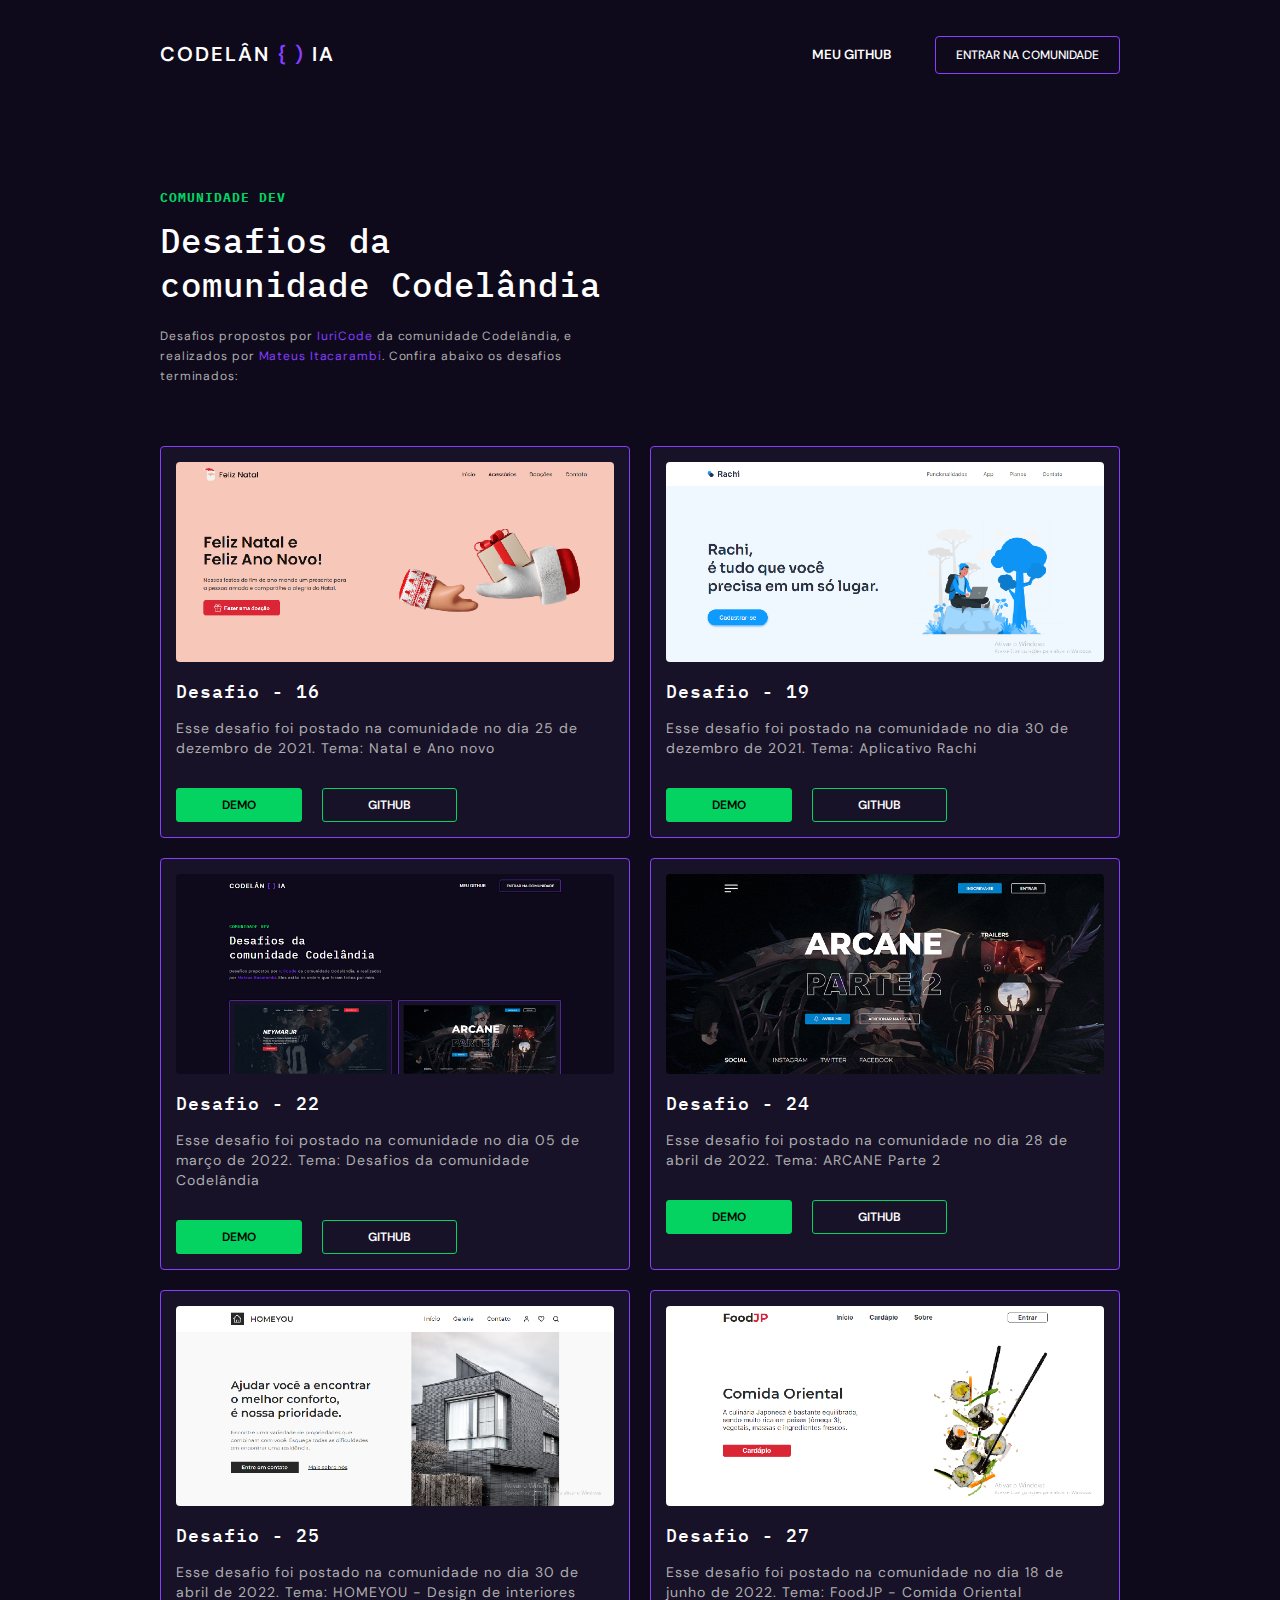
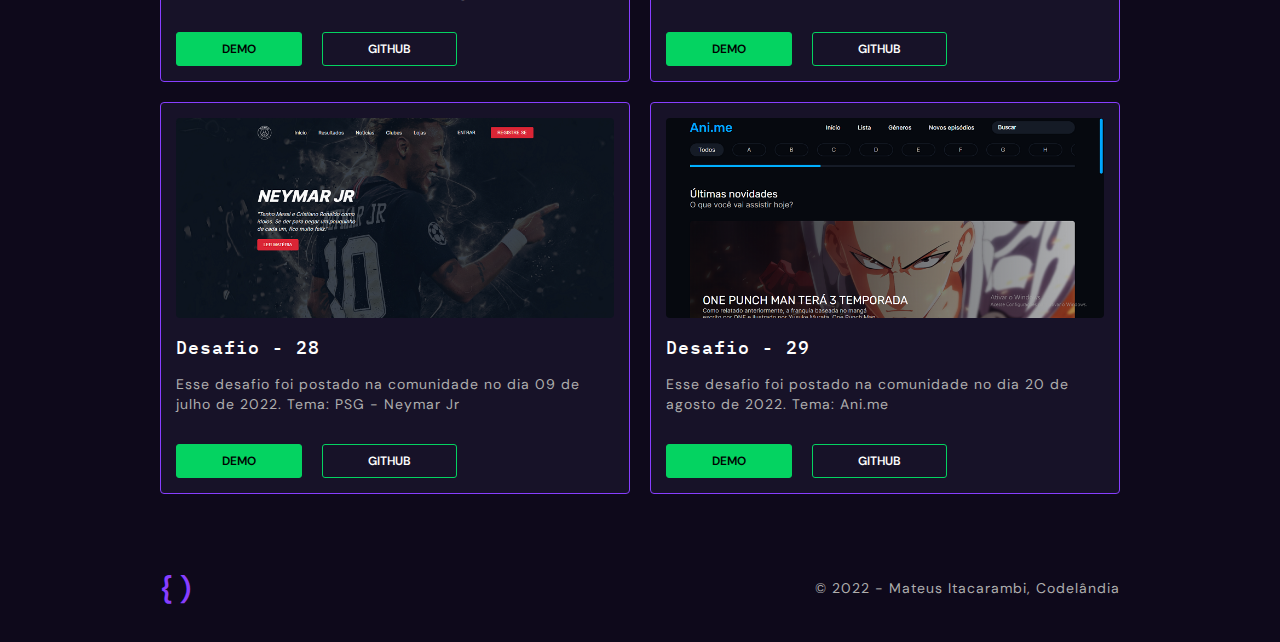
<file: index.html>
<!DOCTYPE html>
<html lang="pt-br">
<head>
    <meta charset='utf-8'>
    <meta http-equiv='X-UA-Compatible' content='IE=edge'>
    <meta name='viewport' content='width=device-width, initial-scale=1'>
    <meta name="author" content="Mateus Itacarambi">
    <meta name="keywords" content="Mateus Itacarambi, desafios, codelândia, comunidade codelândia, github">
    <meta name="description" content="Um site onde possui desafios da comunidade Codelândia feitos por Mateus Itacarambi.">
    <title>Desafios - Codelândia</title>
    <link rel="shortcut icon" href="img/favicon.png" type="image/x-icon">
    <link rel='stylesheet' type='text/css' media='screen' href='css/style.css'>
</head>
<body>
    <nav>
        <a href="#"><p class="texto_logo">codelân <span class="chaves_parent">{ )</span> ia</p></a>
        <div class="container_botoes">
            <a href="https://github.com/Mateus-Itacarambi" target="_blank" rel="noopener noreferrer">
                <button class="btn_github">meu github</button>
            </a>
            <a href="https://discord.gg/wNCWTVuxyz" target="_blank" rel="noopener noreferrer">
                <button class="btn_comunit">entrar na comunidade</button>
            </a>
        </div>
    </nav>

    <main>
        <header>
            <p class="p_verde">comunidade dev</p>

            <h1>Desafios da <br> 
                comunidade Codelândia</h1>
            
            <p>Desafios propostos por <a href="https://www.instagram.com/iuricode/" target="_blank" rel="noopener noreferrer">IuriCode</a>  da comunidade Codelândia, e realizados 
            por <a href="mateus-itacarambi.pdf" target="_blank" rel="noopener noreferrer" download="Currículo">Mateus Itacarambi</a>. Confira abaixo os desafios terminados:</p>
        </header>

        <div class="container_cards">
            <div class="card">
                <div class="card_img">
                    <img src="img/desafio-16.png" alt="Tela inicial do desafio 19">
                </div>
                <div class="card_texto">
                    <h2>Desafio - 16</h2>
                    <p>Esse desafio foi postado na comunidade no dia 25 de dezembro de 2021. 
                    Tema: Natal e Ano novo</p>
                </div>
                <div class="card_botoes">
                    <a href="desafio-16/index.html" target="_blank" rel="noopener noreferrer"><button class="btn_card_demo">demo</button></a>
                    <a href="https://github.com/Mateus-Itacarambi/desafios-codelandia/tree/main/desafio-16" target="_blank" rel="noopener noreferrer"><button class="btn_card_github">github</button></a>
                </div>
            </div>

            <div class="card">
                <div class="card_img">
                    <img src="img/desafio-19.png" alt="Tela inicial do desafio 19">
                </div>
                <div class="card_texto">
                    <h2>Desafio - 19</h2>
                    <p>Esse desafio foi postado na comunidade no dia 30 de dezembro de 2021. 
                    Tema: Aplicativo Rachi</p>
                </div>
                <div class="card_botoes">
                    <a href="desafio-19/index.html" target="_blank" rel="noopener noreferrer"><button class="btn_card_demo">demo</button></a>
                    <a href="https://github.com/Mateus-Itacarambi/desafios-codelandia/tree/main/desafio-19" target="_blank" rel="noopener noreferrer"><button class="btn_card_github">github</button></a>
                </div>
            </div>

            <div class="card">
                <div class="card_img">
                    <img src="img/desafio-22.PNG" alt="Tela inicial do desafio 22">
                </div>
                <div class="card_texto">
                    <h2>Desafio - 22</h2>
                    <p>Esse desafio foi postado na comunidade no dia 05 de março de 2022. 
                    Tema: Desafios da comunidade Codelândia</p>
                </div>
                <div class="card_botoes">
                    <a href="index.html" rel="noopener noreferrer"><button class="btn_card_demo">demo</button></a>
                    <a href="https://github.com/Mateus-Itacarambi/desafios-codelandia" target="_blank" rel="noopener noreferrer"><button class="btn_card_github">github</button></a>
                </div>
            </div>

            <div class="card">
                <div class="card_img">
                    <img src="img/desafio-24.PNG" alt="Tela inicial do desafio 24">
                </div>
                <div class="card_texto">
                    <h2>Desafio - 24</h2>
                    <p>Esse desafio foi postado na comunidade no dia 28 de abril de 2022. 
                    Tema: ARCANE Parte 2</p>
                </div>
                <div class="card_botoes">
                    <a href="desafio-24/index.html" target="_blank" rel="noopener noreferrer"><button class="btn_card_demo">demo</button></a>
                    <a href="https://github.com/Mateus-Itacarambi/desafios-codelandia/tree/main/desafio-24" target="_blank" rel="noopener noreferrer"><button class="btn_card_github">github</button></a>
                </div>
            </div>

            <div class="card">
                <div class="card_img">
                    <img src="img/desafio-25.png" alt="Tela inicial do desafio 25">
                </div>
                <div class="card_texto">
                    <h2>Desafio - 25</h2>
                    <p>Esse desafio foi postado na comunidade no dia 30 de abril de 2022. 
                    Tema: HOMEYOU - Design de interiores</p>
                </div>
                <div class="card_botoes">
                    <a href="desafio-25/index.html" target="_blank" rel="noopener noreferrer"><button class="btn_card_demo">demo</button></a>
                    <a href="https://github.com/Mateus-Itacarambi/desafios-codelandia/tree/main/desafio-24" target="_blank" rel="noopener noreferrer"><button class="btn_card_github">github</button></a>
                </div>
            </div>

            <div class="card">
                <div class="card_img">
                    <img src="img/desafio-27.png" alt="Tela inicial do desafio 27">
                </div>
                <div class="card_texto">
                    <h2>Desafio - 27</h2>
                    <p>Esse desafio foi postado na comunidade no dia 18 de junho de 2022. 
                    Tema: FoodJP - Comida Oriental</p>
                </div>
                <div class="card_botoes">
                    <a href="desafio-27/index.html" target="_blank" rel="noopener noreferrer"><button class="btn_card_demo">demo</button></a>
                    <a href="https://github.com/Mateus-Itacarambi/desafios-codelandia/tree/main/desafio-27" target="_blank" rel="noopener noreferrer"><button class="btn_card_github">github</button></a>
                </div>
            </div>

            <div class="card">
                <div class="card_img">
                    <img src="img/desafio-28.PNG" alt="Tela inicial do desafio 28">
                </div>
                <div class="card_texto">
                    <h2>Desafio - 28</h2>
                    <p>Esse desafio foi postado na comunidade no dia 09 de julho de 2022. 
                    Tema: PSG - Neymar Jr</p>
                </div>
                <div class="card_botoes">
                    <a href="desafio-28/index.html" target="_blank" rel="noopener noreferrer"><button class="btn_card_demo">demo</button></a>
                    <a href="https://github.com/Mateus-Itacarambi/desafios-codelandia/tree/main/desafio-28" target="_blank" rel="noopener noreferrer"><button class="btn_card_github">github</button></a>
                </div>
            </div>

            <div class="card">
                <div class="card_img">
                    <img src="img/desafio-29.PNG" alt="Tela inicial do desafio 29">
                </div>
                <div class="card_texto">
                    <h2>Desafio - 29</h2>
                    <p>Esse desafio foi postado na comunidade no dia 20 de agosto de 2022. 
                    Tema: Ani.me</p>
                </div>
                <div class="card_botoes">
                    <a href="desafio-29/index.html" target="_blank" rel="noopener noreferrer"><button class="btn_card_demo">demo</button></a>
                    <a href="https://github.com/Mateus-Itacarambi/desafios-codelandia/tree/main/desafio-29" target="_blank" rel="noopener noreferrer"><button class="btn_card_github">github</button></a>
                </div>
            </div>
        </div>
    </main>

    <footer>
        <p><span class="chaves_parent">{ )</span></p>
            <div class="container_copy">
                <p class="p_copy">&copy; 2022 - <a href="https://github.com/Mateus-Itacarambi" target="_blank" rel="noopener noreferrer">Mateus Itacarambi</a>, Codelândia</p>
            </div>
    </footer>
</body>
<script src="js/pace.min.js"></script>
</html>
</file>
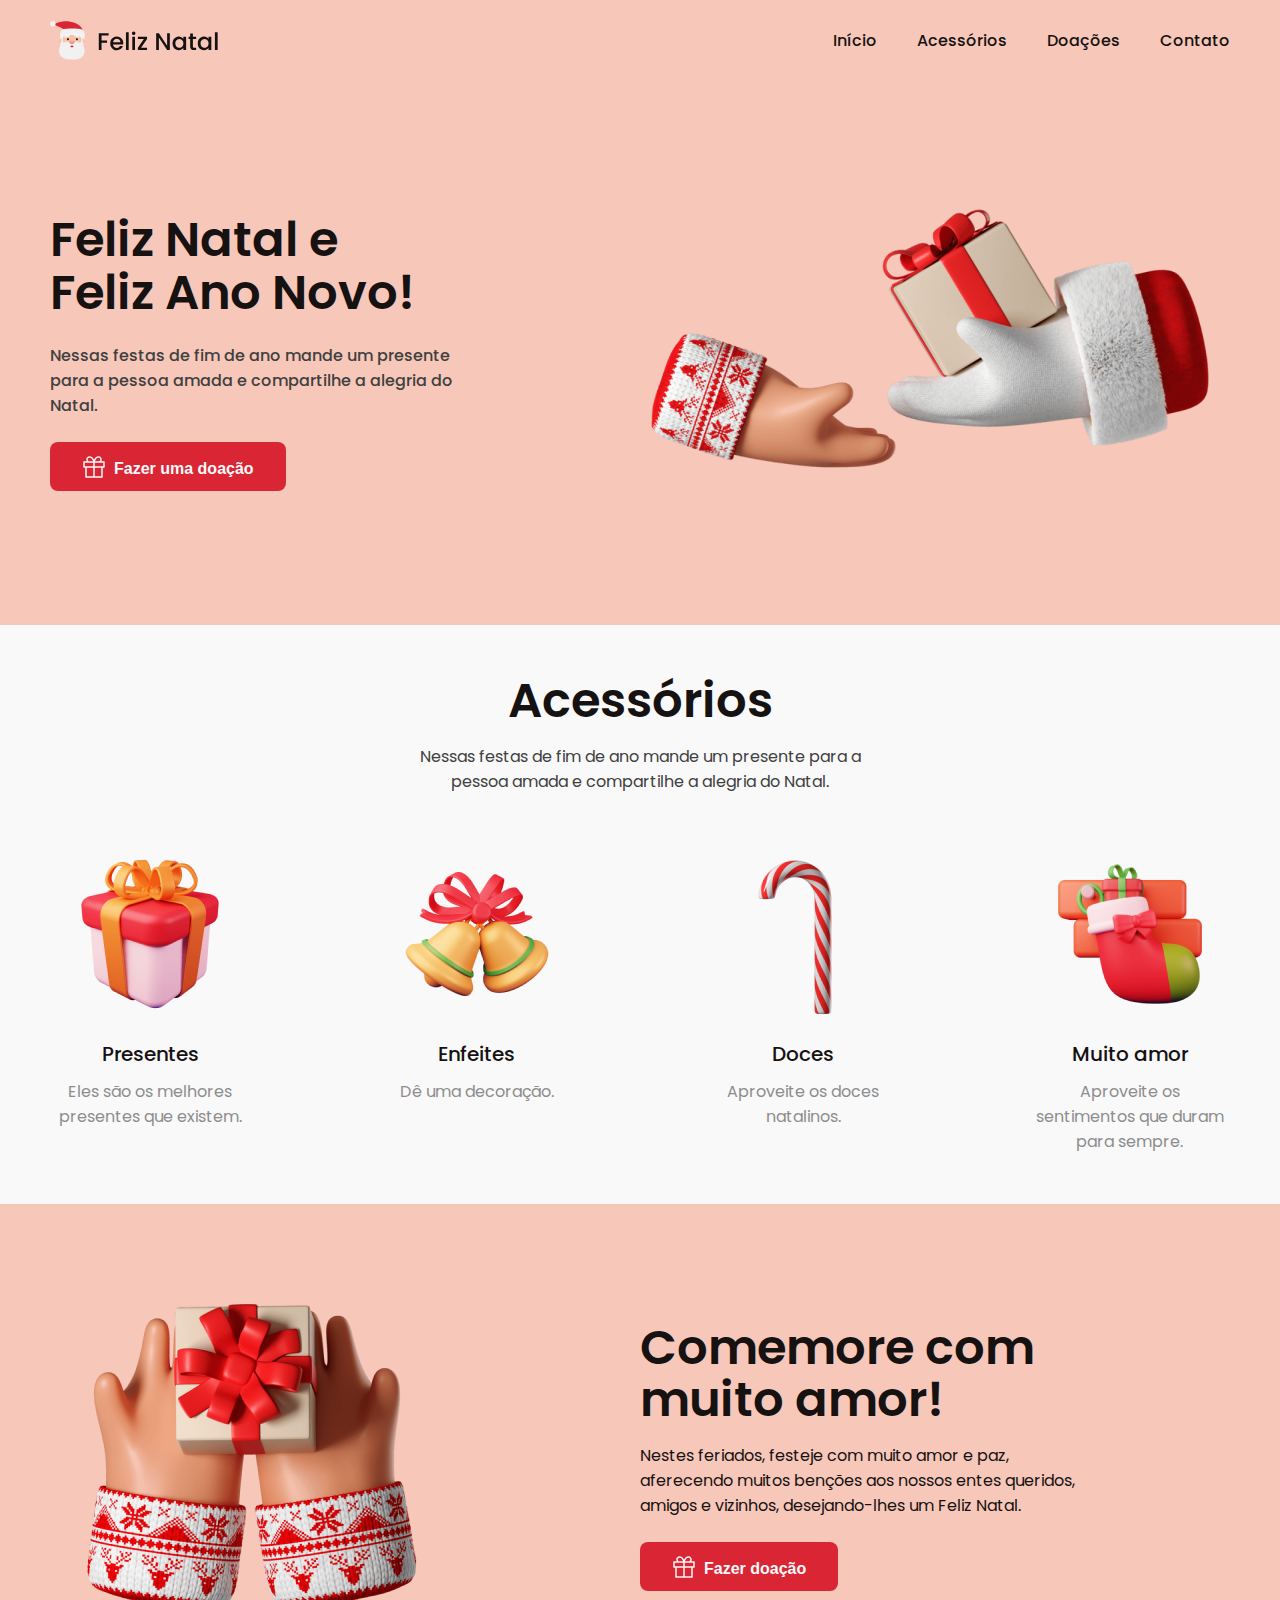
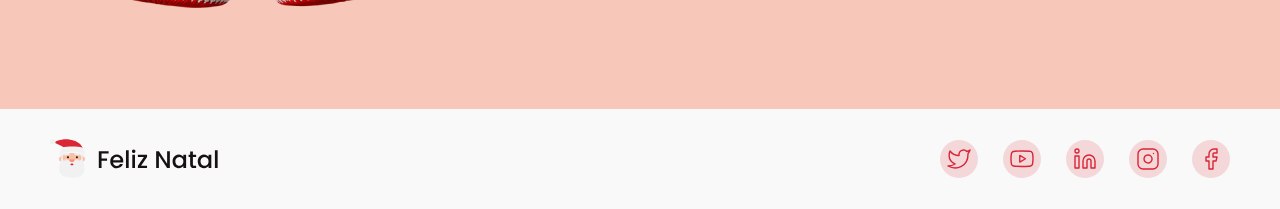
<file: desafio-16/index.html>
<!DOCTYPE html>
<html lang="pt-br">
<head>
    <meta charset='utf-8'>
    <meta http-equiv='X-UA-Compatible' content='IE=edge'>
    <title>Feliz Natal</title>
    <meta name='viewport' content='width=device-width, initial-scale=1'>
    <link rel="shortcut icon" href="img/favicon.png" type="image/x-icon">
    <link rel='stylesheet' type='text/css' media='screen' href='css/style.css'>
</head>
<body>
    <nav id="nav">
        <div class="container">
            <img src="img/logo.svg" alt="logo">

            <ul>
                <li><a href="#">Início</a></li>
                <li><a href="#acessorios">Acessórios</a></li>
                <li><a href="#doacao">Doações</a></li>
                <li><a href="#">Contato</a></li>
            </ul>

            <div class="menu" id="menu"></div>
        </div>
    </nav>

    <main>
        <div class="container">
            <div class="texto">
                <h1>
                    Feliz Natal e <br> 
                    Feliz Ano Novo!
                </h1>

                <p>
                    Nessas festas de fim de ano mande um presente para a pessoa amada e compartilhe 
                    a alegria do Natal.
                </p>

                <button>
                    <img src="img/gift.png" alt="">
                    Fazer uma doação
                </button>
            </div>
            <div class="imagem">
                <img src="img/send.png" alt="">
            </div>
        </div>
    </main>

    <section id="acessorios">
        <div class="container">
            <h2>Acessórios</h2>

            <p>
                Nessas festas de fim de ano mande um presente para a pessoa amada e compartilhe a alegria
                do Natal.
            </p>

            <div class="container-card">
                <div class="card">
                    <img src="img/giving1.png" alt="">
                    <h3>Presentes</h3>
                    <p>Eles são os melhores presentes que existem.</p>
                </div>

                <div class="card">
                    <img src="img/giving2.png" alt="">
                    <h3>Enfeites</h3>
                    <p>Dê uma decoração.</p>
                </div>

                <div class="card">
                    <img src="img/giving4.png" alt="">
                    <h3>Doces</h3>
                    <p>Aproveite os doces natalinos.</p>
                </div>

                <div class="card">
                    <img src="img/giving3.png" alt="">
                    <h3>Muito amor</h3>
                    <p>Aproveite os sentimentos que duram para sempre.</p>
                </div>
            </div>
        </div>
    </section>

    <section id="doacao">
        <div class="container">
            <div class="imagem">
                <img src="img/shared.png" alt="">
            </div>

            <div class="texto">
                <h2>Comemore com muito amor!</h2>

                <p>
                    Nestes feriados, festeje com muito amor e paz, aferecendo muitos benções aos nossos 
                    entes queridos, amigos e vizinhos, desejando-lhes um Feliz Natal.
                </p>

                <button>
                    <img src="img/gift.png" alt="">
                    Fazer doação
                </button>
            </div>
        </div>
    </section>

    <footer>
        <div class="container">
            <img src="img/logo.svg" alt="">

            <ul>
                <li>
                    <img src="img/twitter.svg" alt="">
                </li>
                <li>
                    <img src="img/youtube.svg" alt="">
                </li>
                <li>
                    <img src="img/linkedin.svg" alt="">
                </li>
                <li>
                    <img src="img/instagram.svg" alt="">
                </li>
                <li>
                    <img src="img/facebook.svg" alt="">
                </li>
            </ul>
        </div>
    </footer>
</body>
<script src="js/script.js"></script>
</html>
</file>
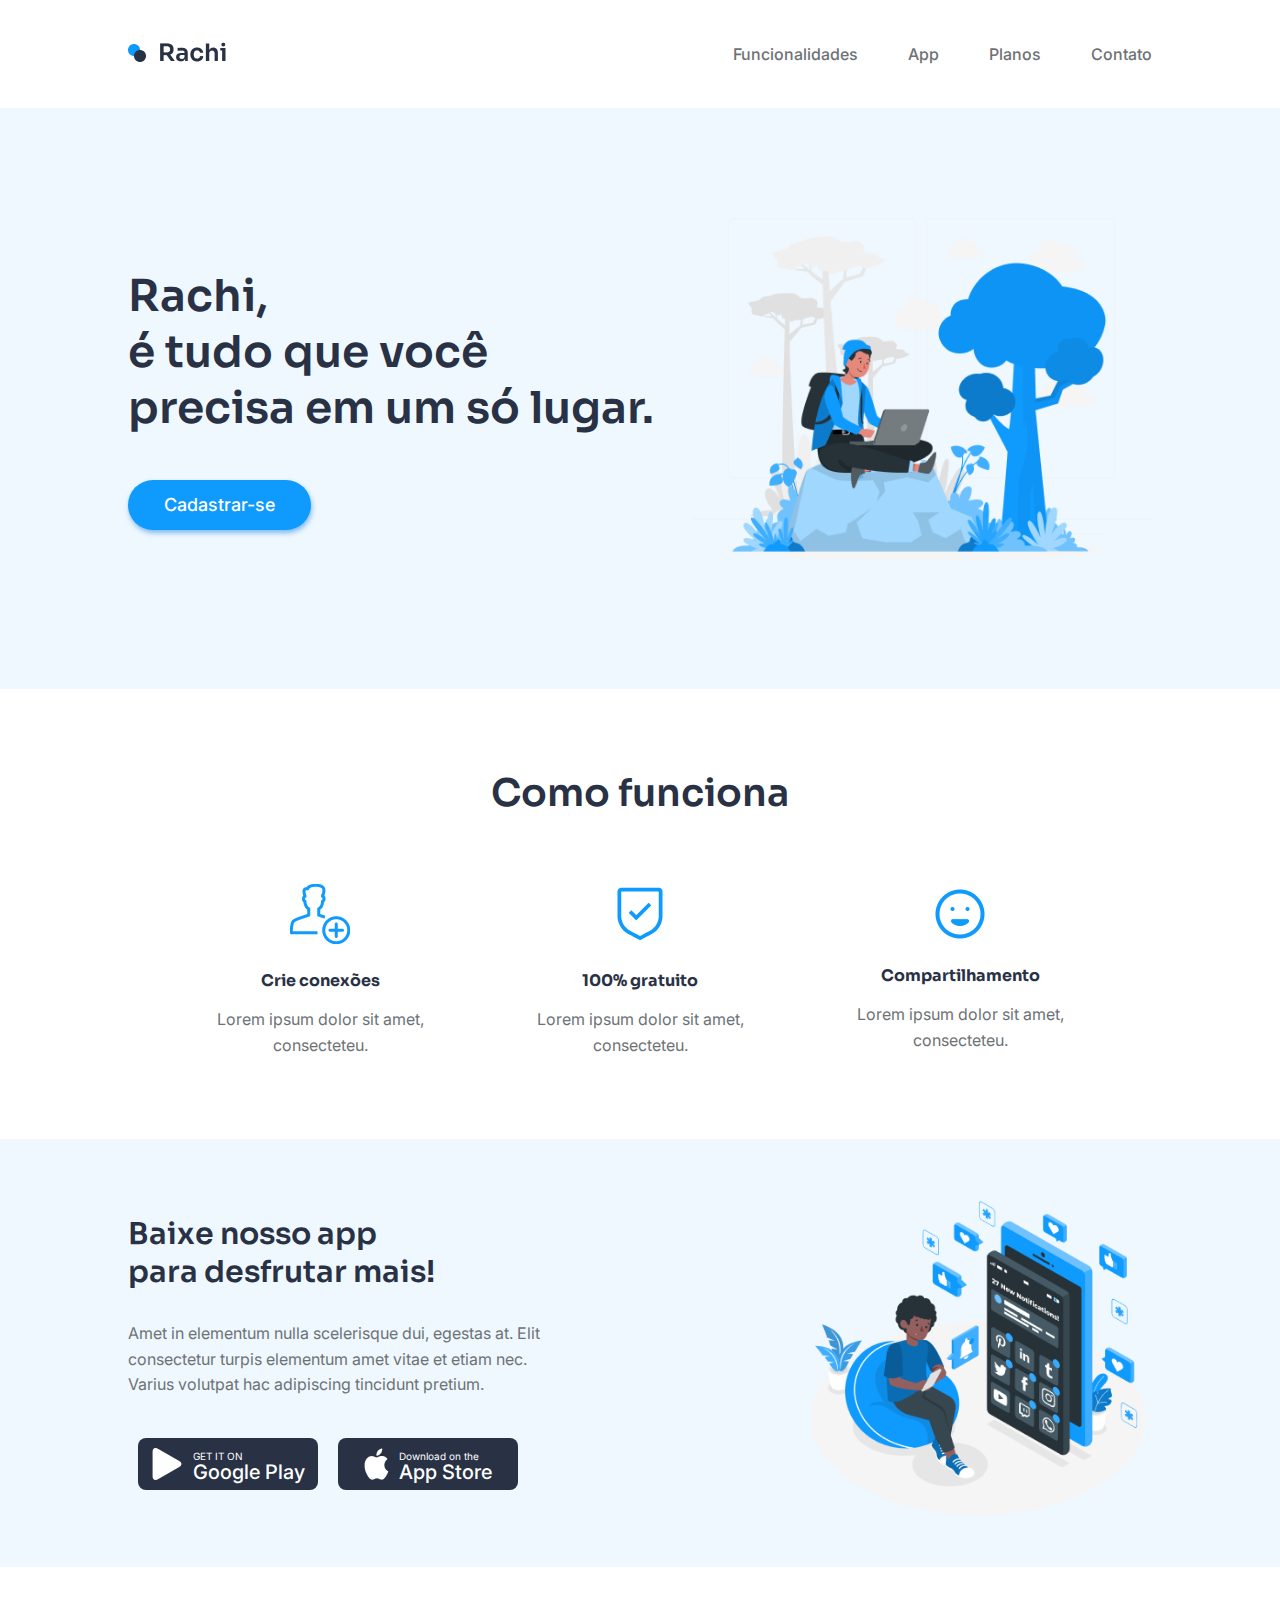
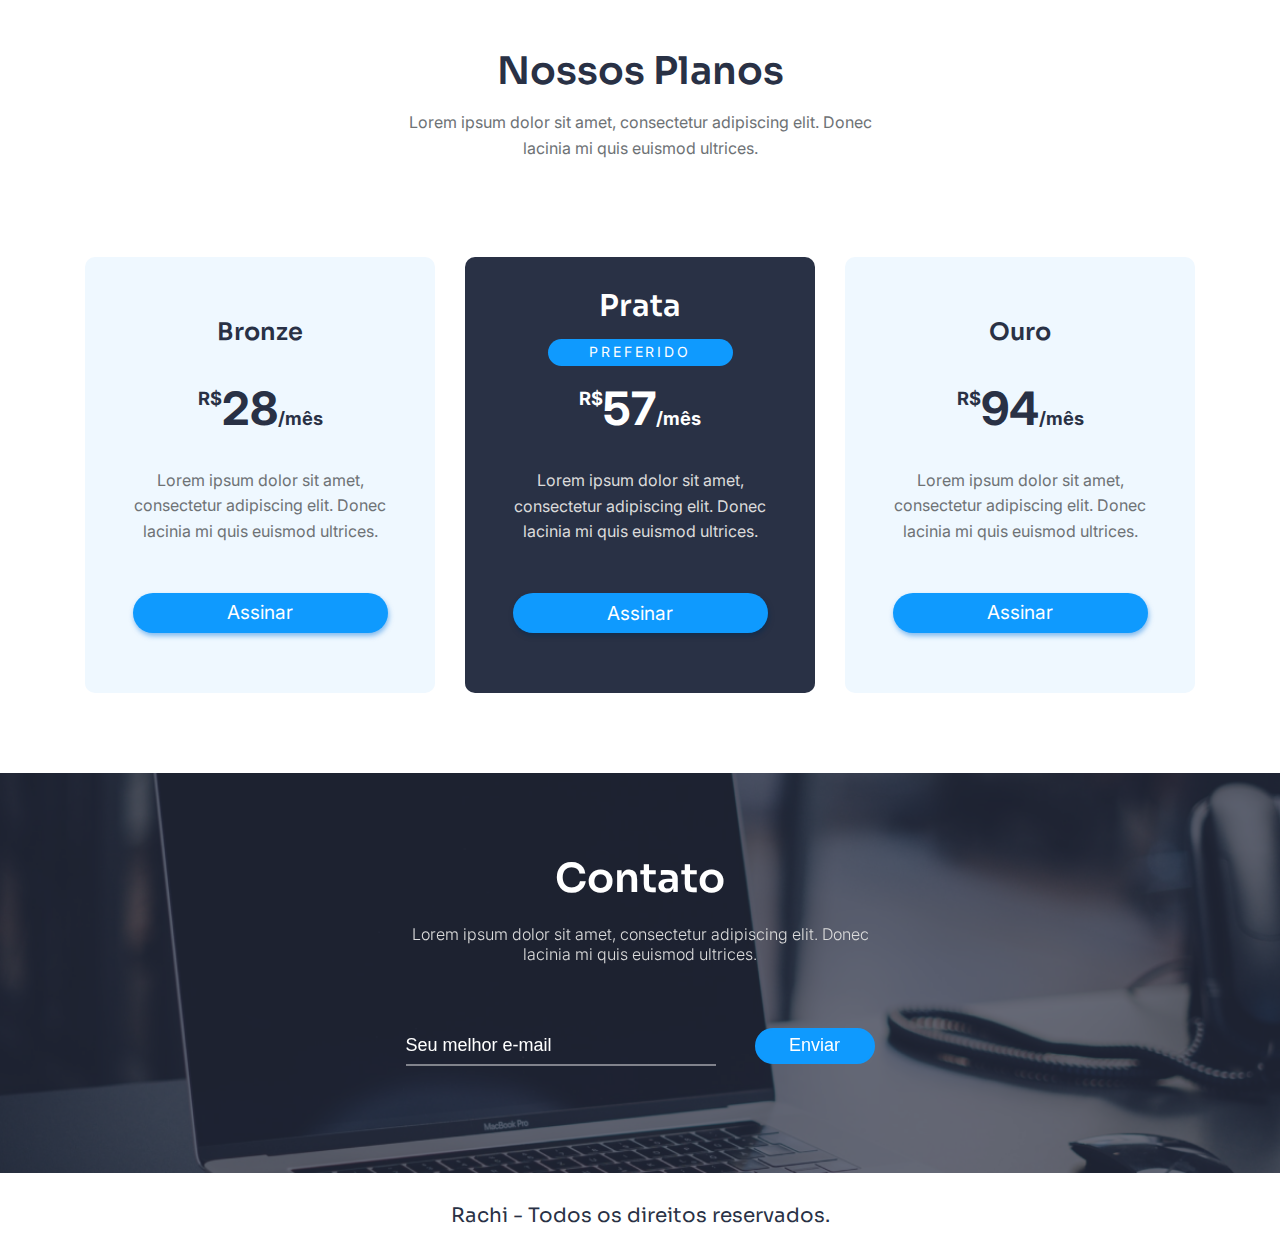
<file: desafio-19/index.html>
<!DOCTYPE html>
<html lang="pt-br">
<head>
    <meta charset='utf-8'>
    <meta http-equiv='X-UA-Compatible' content='IE=edge'>
    <title>Rachi</title>
    <meta name='viewport' content='width=device-width, initial-scale=1'>
    <link rel='stylesheet' type='text/css' media='screen' href='css/style.css'>
    <link rel="shortcut icon" href="img/favicon.PNG" type="image/x-icon">
</head>
<body>
    <nav id="nav">
        <div class="container">
            <a href="#home"><img src="img/logo.png" alt="Logo"></a>
            
            <ul>
                <li><a href="#func">Funcionalidades</a></li>
                <li><a href="#app">App</a></li>
                <li><a href="#plano">Planos</a></li>
                <li><a href="#contato">Contato</a></li>
            </ul>

            <div class="menu" id="menu"></div>
        </div>
    </nav>

    <header id="home">
        <div class="container">
            <div class="div_texto">
                <h1>Rachi, <br> 
                    é tudo que você <br> 
                    precisa em um só lugar.
                </h1>
                <a href="#"><div class="btn_azul"><p>Cadastrar-se</p></div></a>
            </div>

            <div class="div_img">
                <img src="img/header.png" alt="">
            </div>
        </div>
    </header>

    <section id="func">
        <h2>Como funciona</h2>

        <div class="card_container">
            <div class="card_func">
                <img src="img/conexao.png" alt="">
                <h3>Crie conexões</h3>
                <p>Lorem ipsum dolor sit amet, <br> consecteteu.</p>
            </div>

            <div class="card_func">
                <img src="img/gratuito.png" alt="">
                <h3>100% gratuito</h3>
                <p>Lorem ipsum dolor sit amet, <br> consecteteu.</p>
            </div>

            <div class="card_func">
                <img src="img/compart.png" alt="">
                <h3>Compartilhamento</h3>
                <p>Lorem ipsum dolor sit amet, <br> consecteteu.</p>
            </div>
        </div>
    </section>

    <section id="app">
        <div class="container">
            <div class="div_texto">
                <h2>Baixe nosso app <br> para desfrutar mais!</h2>

                <p>Amet in elementum nulla scelerisque dui, egestas at. Elit consectetur 
                turpis elementum amet vitae et etiam nec. Varius volutpat hac adipiscing 
                tincidunt pretium.</p>

                <div class="container_botoes">
                    <a href="#"><div class="btn_cinza">
                        <img src="img/play.png" alt="">
                        <p>
                            <span>GET IT ON</span>
                            Google Play
                        </p>
                    </div></a>

                    <a href="#"><div class="btn_cinza">
                        <img src="img/apple.png" alt="">
                        <p>
                            <span>Download on the</span>
                            App Store
                        </p>
                    </div></a>
                </div>
            </div>

            <div class="div_img">
                <img src="img/app.png" alt="">
            </div>
        </div>
    </section>

    <section id="plano">
        <h2>Nossos Planos</h2>
        <p>Lorem ipsum dolor sit amet, consectetur adipiscing elit. Donec lacinia mi 
        quis euismod ultrices.</p>

        <div class="container_card">
            <div class="card">
                <h3>Bronze</h3>

                <p class="preco">
                    <span class="reais">R$</span>
                    28
                    <span class="mes">/mês</span>
                </p>

                <p>Lorem ipsum dolor sit amet, <br> 
                consectetur adipiscing elit. Donec <br> 
                lacinia mi quis euismod ultrices.</p>

                <a href="#"><div class="btn_azul"><p>Assinar</p></div></a>
            </div>

            <div class="card preferido">
                <h3>Prata</h3>

                <p class="preferido">preferido</p>

                <p class="preco">
                    <span class="reais">R$</span>
                    57
                    <span class="mes">/mês</span>
                </p>

                <p>Lorem ipsum dolor sit amet, <br> 
                consectetur adipiscing elit. Donec <br> 
                lacinia mi quis euismod ultrices.</p>

                <a href="#"><div class="btn_azul"><p>Assinar</p></div></a>
            </div>

            <div class="card">
                <h3>Ouro</h3>

                <p class="preco">
                    <span class="reais">R$</span>
                    94
                    <span class="mes">/mês</span>
                </p>

                <p>Lorem ipsum dolor sit amet, <br> 
                consectetur adipiscing elit. Donec <br> 
                lacinia mi quis euismod ultrices.</p>

                <a href="#"><div class="btn_azul"><p>Assinar</p></div></a>
            </div>
    </section>

    <section id="contato">
        <div class="filtro">

            <h2>Contato</h2>

            <p>Lorem ipsum dolor sit amet, consectetur adipiscing elit. Donec lacinia mi 
            quis euismod ultrices.</p>
            <div class="input_contato">
                <input type="email" name="email" placeholder="Seu melhor e-mail" required>
                <input type="submit" name="envia" value="Enviar">
            </div>
        </div>
    </section>

    <footer>
        <p>Rachi - Todos os direitos reservados.</p>
    </footer>
</body>
<script src="js/jquery-3.6.0.min.js"></script>
<script src="js/script.js"></script>
</html>
</file>
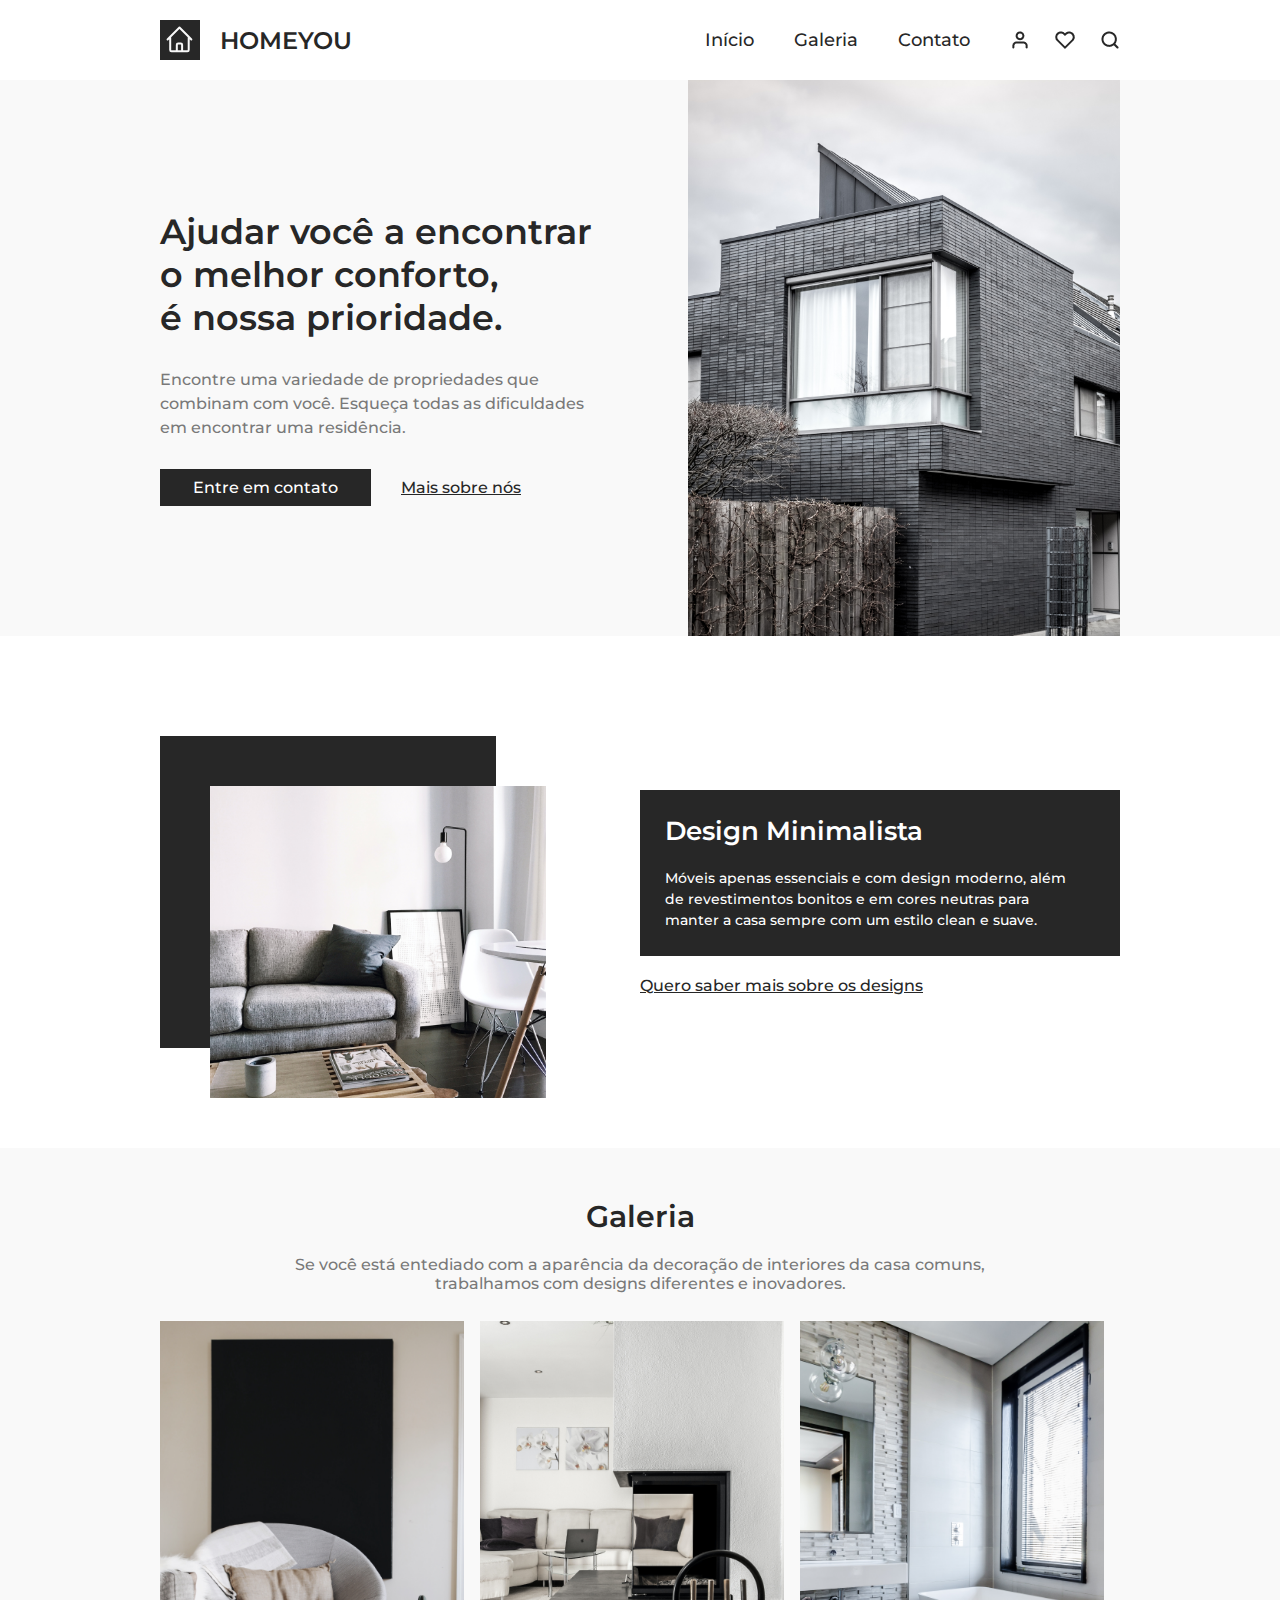
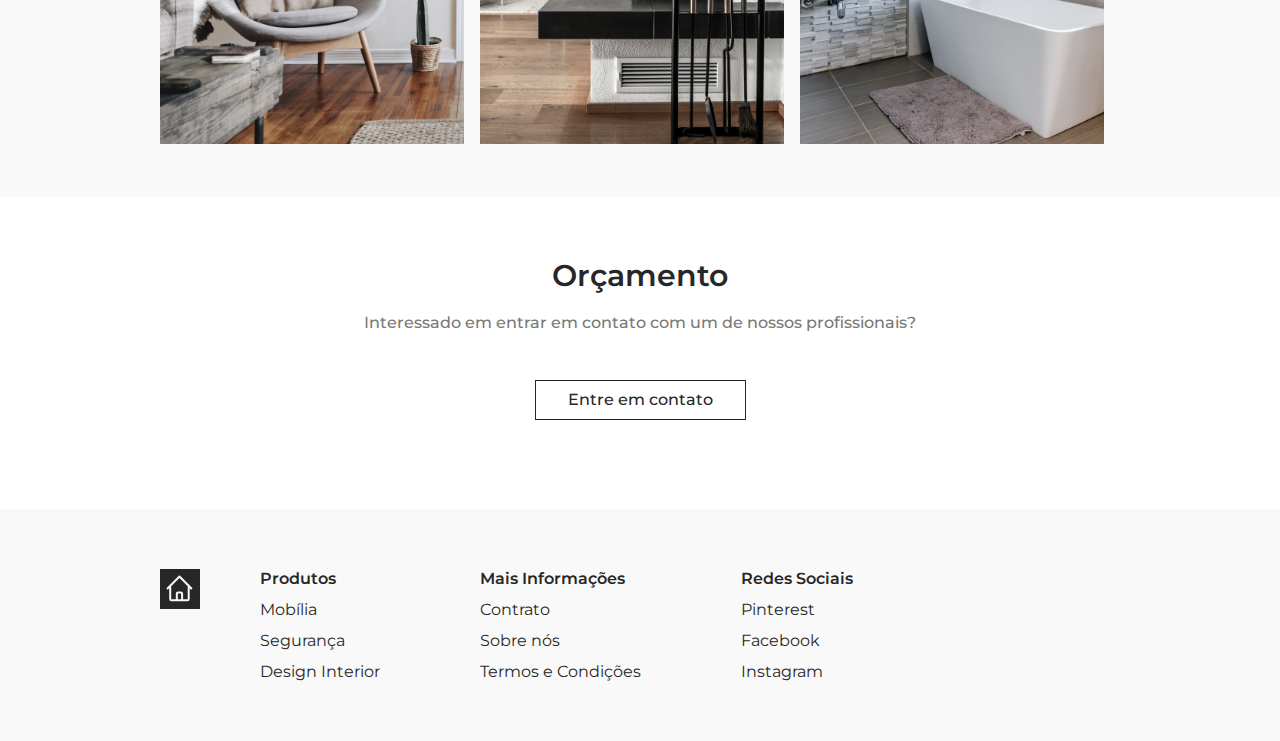
<file: desafio-25/index.html>
<!DOCTYPE html>
<html>
<head>
    <meta charset='utf-8'>
    <meta http-equiv='X-UA-Compatible' content='IE=edge'>
    <title>HOMEYOU</title>
    <meta name='viewport' content='width=device-width, initial-scale=1'>
    <link rel='stylesheet' type='text/css' media='screen' href='css/style.css'>
    <link rel="shortcut icon" href="img/favicon.PNG" type="image/x-icon">
</head>
<body>
    <nav id="nav">
        <div class="container">
            <div class="logo">
                <div class="img_logo"><img src="img/logo.svg" alt=""></div>
                <p>homeyou</p>
            </div>

            <div class="nav_itens">
                <ul>
                    <li><a href="#inicio">Início</a></li>
                    <li><a href="#galeria">Galeria</a></li>
                    <li><a href="#contato">Contato</a></li>
                </ul>

                <div class="icones">
                    <img src="img/user.png" alt="">
                    <img src="img/heart.png" alt="">
                    <img src="img/search.png" alt="">
                </div>
            </div>

            <div class="menu" id="menu"></div>
        </div>
    </nav>

    <header id="inicio">
        <div class="container">
            <div class="div_texto">
                <h1>
                    Ajudar você a encontrar <br>
                    o melhor conforto, <br>
                    é nossa prioridade.
                </h1>

                <p>
                    Encontre uma variedade de propriedades que combinam com você. 
                    Esqueça todas as dificuldades em encontrar uma residência.
                </p>

                <div class="botoes">
                    <a href="#"><div class="btn_contato">
                        <p>Entre em contato</p>
                    </div></a>

                    <p><a href="#">Mais sobre nós</a></p>
                </div>
            </div>

            <div class="div_img">
                <img src="img/img1.png" alt="">
            </div>
        </div>
    </header>

    <section class="design">
        <div class="container">
            <div class="div_img">
                <div class="sombra">
                    <img src="img/img2.png" alt="">
                </div>
            </div>

            <div class="div_texto">
                <div class="texto_design">
                    <h2>Design Minimalista</h2>

                    <p>
                        Móveis apenas essenciais e com design moderno, além de 
                        revestimentos bonitos e em cores neutras para manter a 
                        casa sempre com um estilo clean e suave.
                    </p>
                </div>

                <a href="#"><p>Quero saber mais sobre os designs</p></a>
            </div>
        </div>
    </section>

    <section id="galeria">
        <div class="container">
            <h2>Galeria</h2>

            <p>
                Se você está entediado com a aparência da decoração de interiores da casa comuns,
                trabalhamos com designs diferentes e inovadores.
            </p>

            <div class="div_imgs">
                <picture>
                    <source media="(max-width: 615px)" srcset="img/img6.png">
                    <img src="img/img3.png" alt="">
                </picture>

                <picture>
                    <source media="(max-width: 615px)" srcset="img/img7.png">
                    <img src="img/img4.png" alt="">
                </picture>

                <picture>
                    <source media="(max-width: 615px)" srcset="img/img8.png">
                    <img src="img/img5.png" alt="">
                </picture>
            </div>
        </div>
    </section>

    <section id="contato">
        <h2>Orçamento</h2>

        <p>Interessado em entrar em contato com um de nossos profissionais?</p>

        <a href="#"><div class="btn_contato"><p>Entre em contato</p></div></a>
    </section>

    <footer>
        <div class="container">
            <div class="img_logo">
                <img src="img/logo.svg" alt="">
            </div>
            
            <ul>
                <li><h3>Produtos</h3></li>
                <li><a href="#">Mobília</a></li>
                <li><a href="#">Segurança</a></li>
                <li><a href="#">Design Interior</a></li>
            </ul>

            <ul>
                <li><h3>Mais Informações</h3></li>
                <li><a href="#">Contrato</a></li>
                <li><a href="#">Sobre nós</a></li>
                <li><a href="#">Termos e Condições</a></li>
            </ul>

            <ul>
                <li><h3>Redes Sociais</h3></li>
                <li><a href="#">Pinterest</a></li>
                <li><a href="#">Facebook</a></li>
                <li><a href="#">Instagram</a></li>
            </ul>
        </div>
    </footer>
</body>
<script src="js/jquery-3.6.0.min.js"></script>
<script src="js/script.js"></script>
</html>
</file>
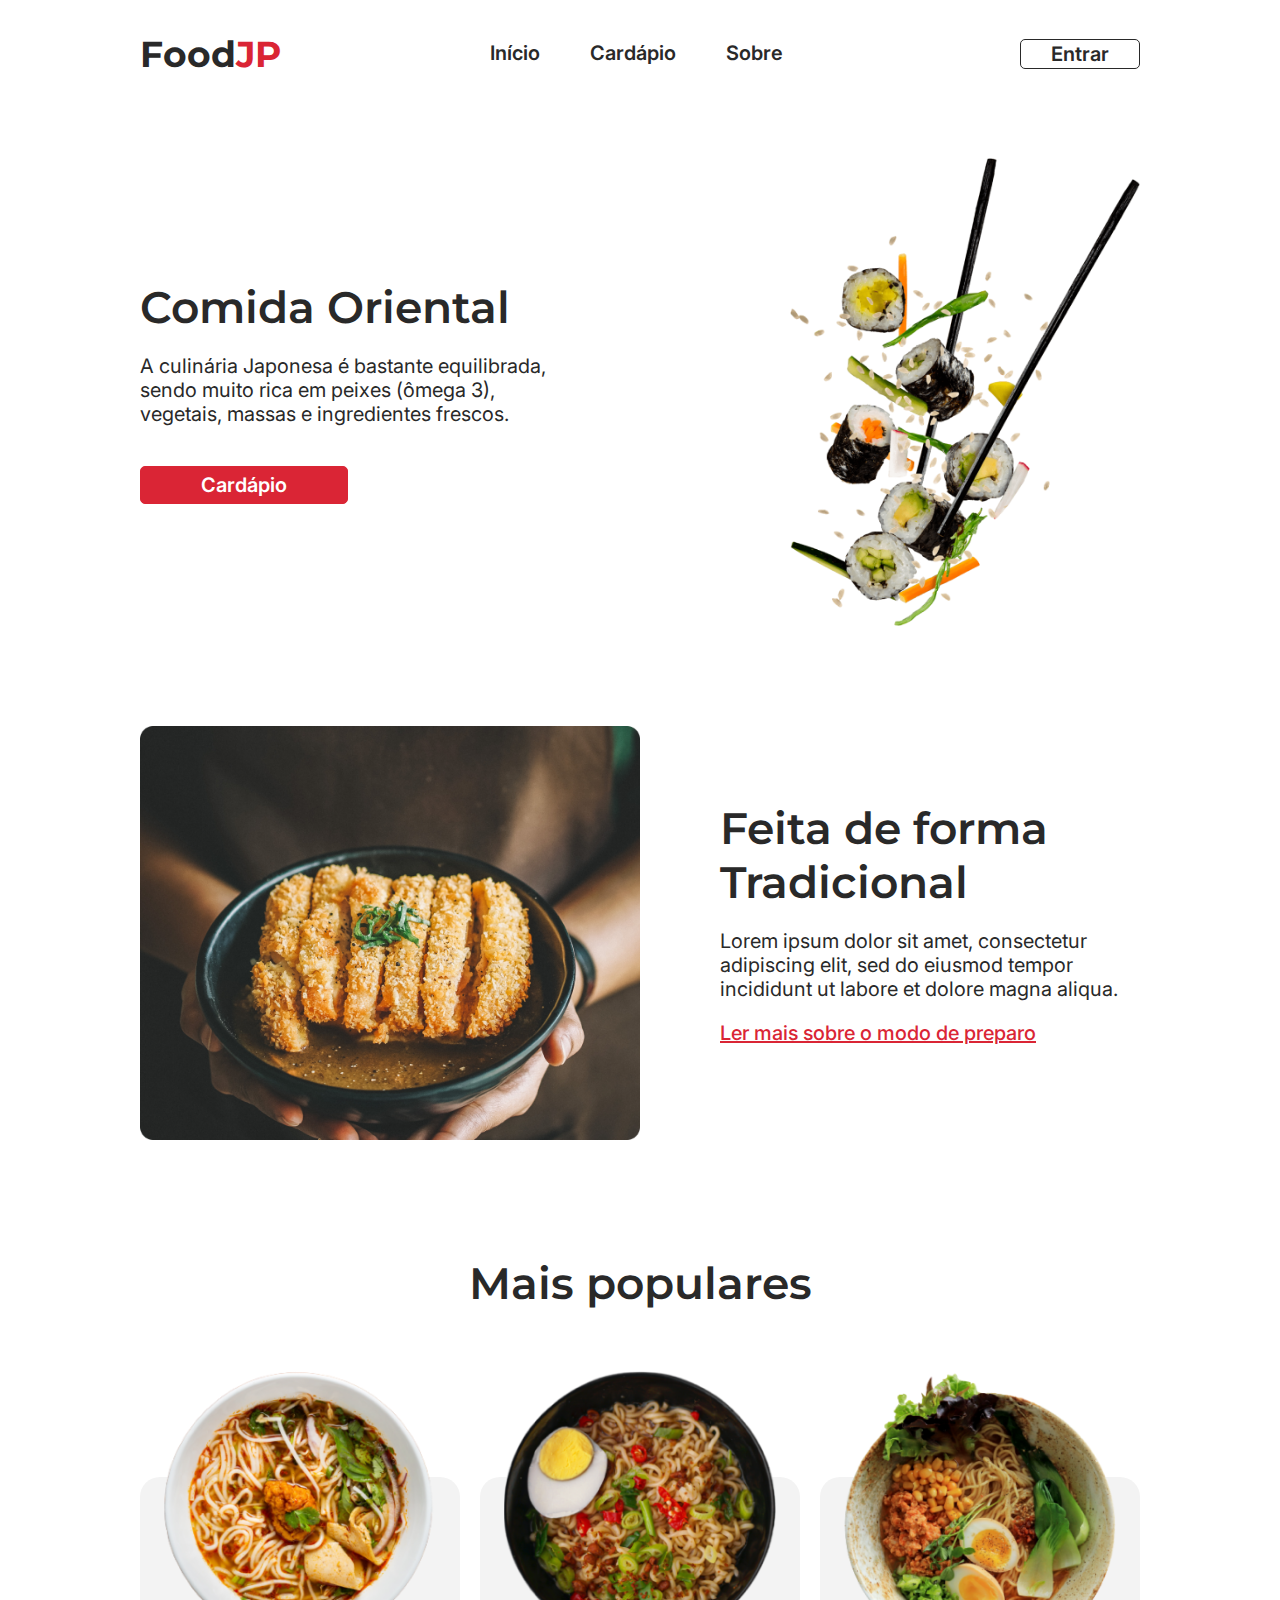
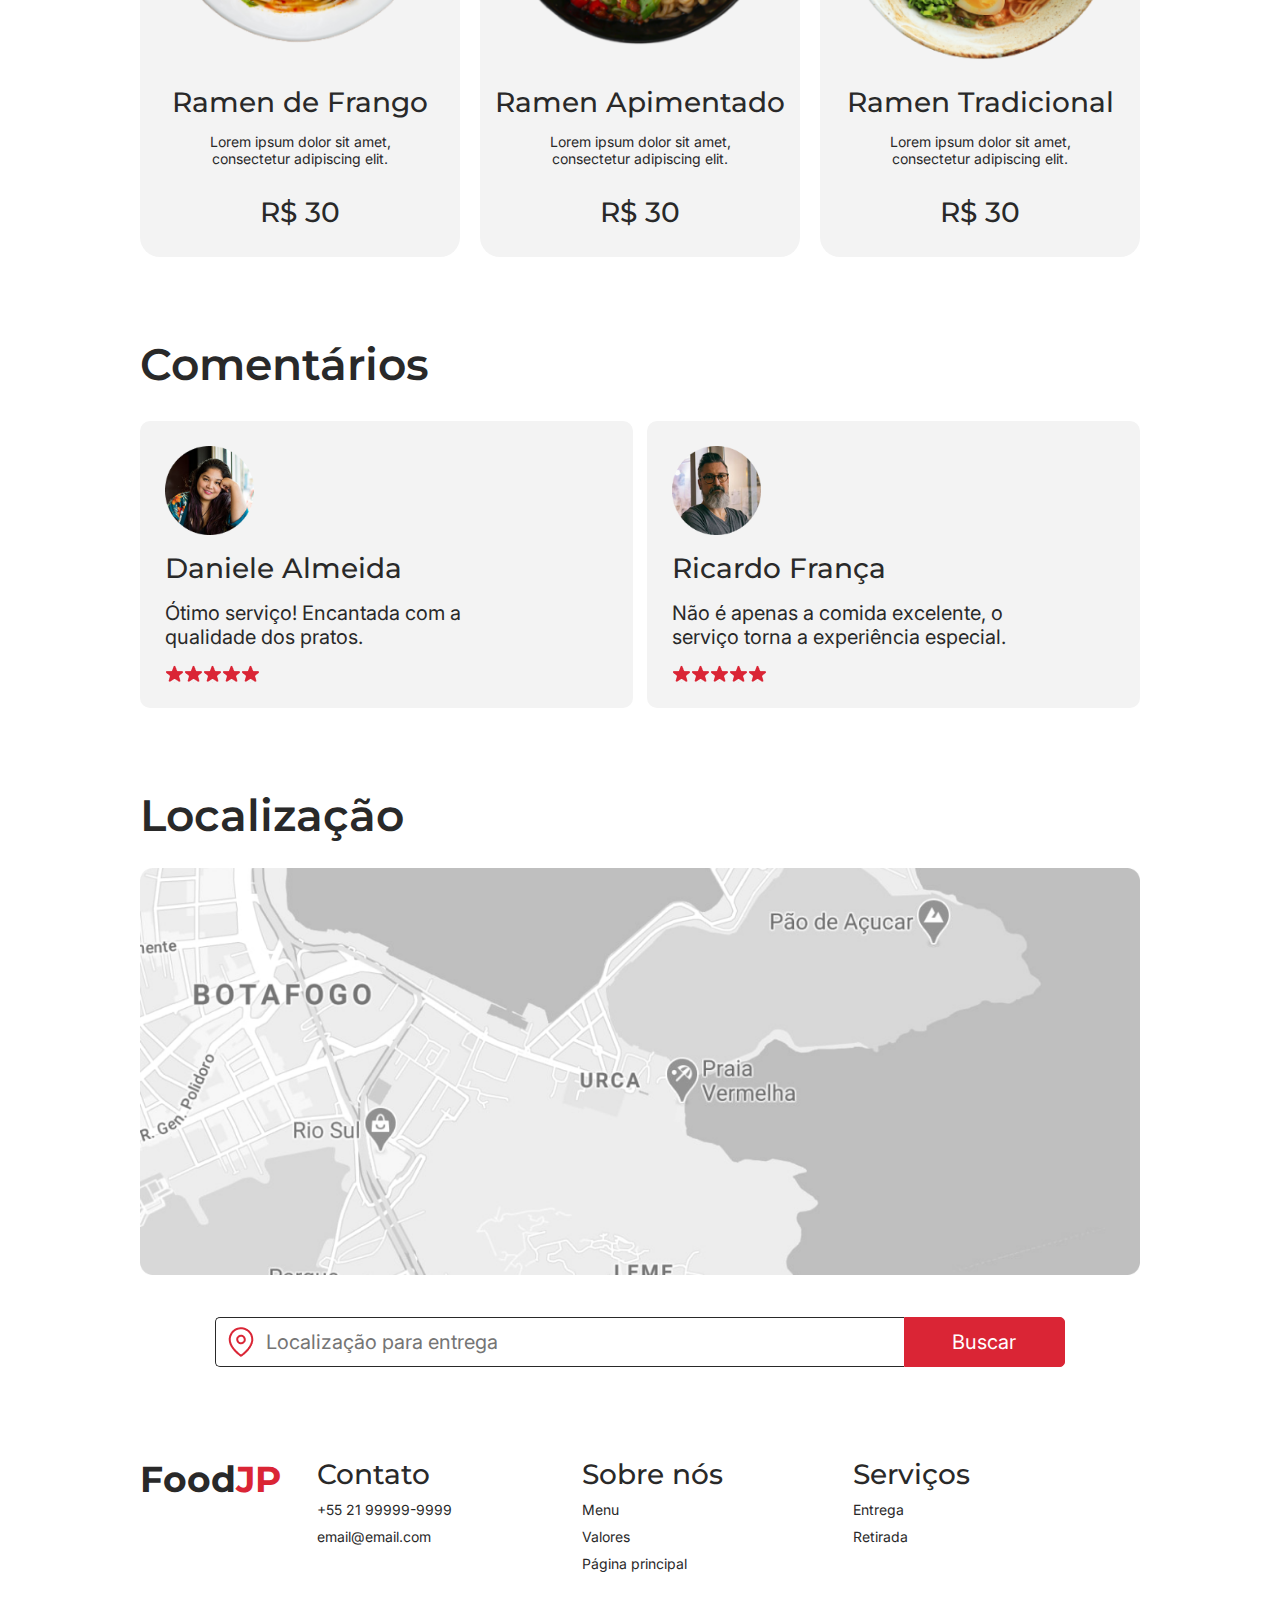
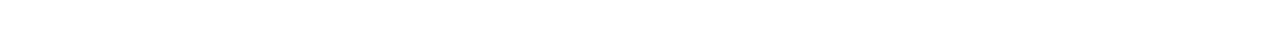
<file: desafio-27/index.html>
<!DOCTYPE html>
<html lang="pt-br">
<head>
    <meta charset='utf-8'>
    <meta http-equiv='X-UA-Compatible' content='IE=edge'>
    <title>FoodJP</title>
    <meta name='viewport' content='width=device-width, initial-scale=1'>
    <link rel='stylesheet' type='text/css' media='screen' href='css/style.css'>
    <link rel="shortcut icon" href="img/favicon.png" type="image/x-icon">
</head>
<body>
    <div class="container">
        <nav id="nav">
            <p class="logo">
                Food<span>JP</span>
            </p>

            <div class="nav-itens">
                <ul>
                    <li><a href="#">Início</a></li>
                    <li><a href="#">Cardápio</a></li>
                    <li><a href="#">Sobre</a></li>
                </ul>

                <div class="btn-entrar">Entrar</div>
            </div>

            <div class="menu" id="menu"></div>
        </nav>

        <div class="div-comida-oriental">
            <div class="div-texto">
                <h2>Comida Oriental</h2>

                <p>A culinária Japonesa é bastante equilibrada, sendo muito rica em peixes 
                (ômega 3), vegetais, massas e ingredientes frescos.</p>

                <div class="btn-cardapio">Cardápio</div>
            </div>

            <img src="img/img1.png" alt="">
        </div>

        <div class="div-forma-tradicional">
            <img src="img/img2.png" alt="">

            <div class="div-texto">
                <h2>Feita de forma Tradicional</h2>

                <p>Lorem ipsum dolor sit amet, consectetur adipiscing elit, sed do eiusmod 
                tempor incididunt ut labore et dolore magna aliqua.</p>

                <p><a href="#">Ler mais sobre o modo de preparo </a></p>
            </div>
        </div>

        <div class="div-mais-populares">
            <h2>Mais populares</h2>

            <div class="container-card">
                <div class="card">
                    <img src="img/img3.png" alt="">

                    <div class="card-texto">
                        <h3>Ramen de Frango</h3>

                        <p>Lorem ipsum dolor sit amet, <br> consectetur adipiscing elit.</p>

                        <p class="preco">R$ 30</p>
                    </div>
                </div>

                <div class="card">
                    <img src="img/img4.png" alt="">

                    <div class="card-texto">
                        <h3>Ramen Apimentado</h3>

                        <p>Lorem ipsum dolor sit amet, <br> consectetur adipiscing elit.</p>

                        <p class="preco">R$ 30</p>
                    </div>
                </div>

                <div class="card">
                    <img src="img/img5.png" alt="">

                    <div class="card-texto">
                        <h3>Ramen Tradicional</h3>

                        <p>Lorem ipsum dolor sit amet, <br> consectetur adipiscing elit.</p>

                        <p class="preco">R$ 30</p>
                    </div>
                </div>
            </div>
        </div>

        <div class="div-comentarios">
            <h2>Comentários</h2>

            <div class="container-card">
                <div class="card">
                    <img src="img/img profile 1.png" alt="">

                    <h4>Daniele Almeida</h4>

                    <p>Ótimo serviço! Encantada com a qualidade dos pratos.</p>

                    <div class="avaliacao"></div>
                </div>

                <div class="card">
                    <img src="img/img profile 2.png" alt="">

                    <h4>Ricardo França</h4>

                    <p>Não é apenas a comida excelente, o serviço torna a experiência 
                    especial.</p>

                    <div class="avaliacao"></div>
                </div>
            </div>

            <div class="div-localizacao">
                <h2>Localização</h2>

                <img src="img/mapa rio.png" alt="">

                <div class="input-busca">
                    <div class="mapa-pin"><img src="img/map-pin.png" alt=""></div>
                    <input type="search" placeholder="Localização para entrega">
                    <div class="btn-buscar"><p>Buscar</p><img src="img/search.png" alt=""></div>
                </div>
            </div>
        </div>

        <footer>
            <p class="logo">Food<span>JP</span></p>

            <ul>
                <li><h4>Contato</h4></li>
                <li><a href="#">+55 21 99999-9999</a></li>
                <li><a href="#">email@email.com</a></li>
            </ul>

            <ul>
                <li><h4>Sobre nós</h4></li>
                <li><a href="#">Menu</a></li>
                <li><a href="#">Valores</a></li>
                <li><a href="#">Página principal</a></li>
            </ul>

            <ul>
                <li><h4>Serviços</h4></li>
                <li><a href="#">Entrega</a></li>
                <li><a href="#">Retirada</a></li>
            </ul>
        </footer>
    </div>
</body>
<script src="js/script.js"></script>
</html>
</file>
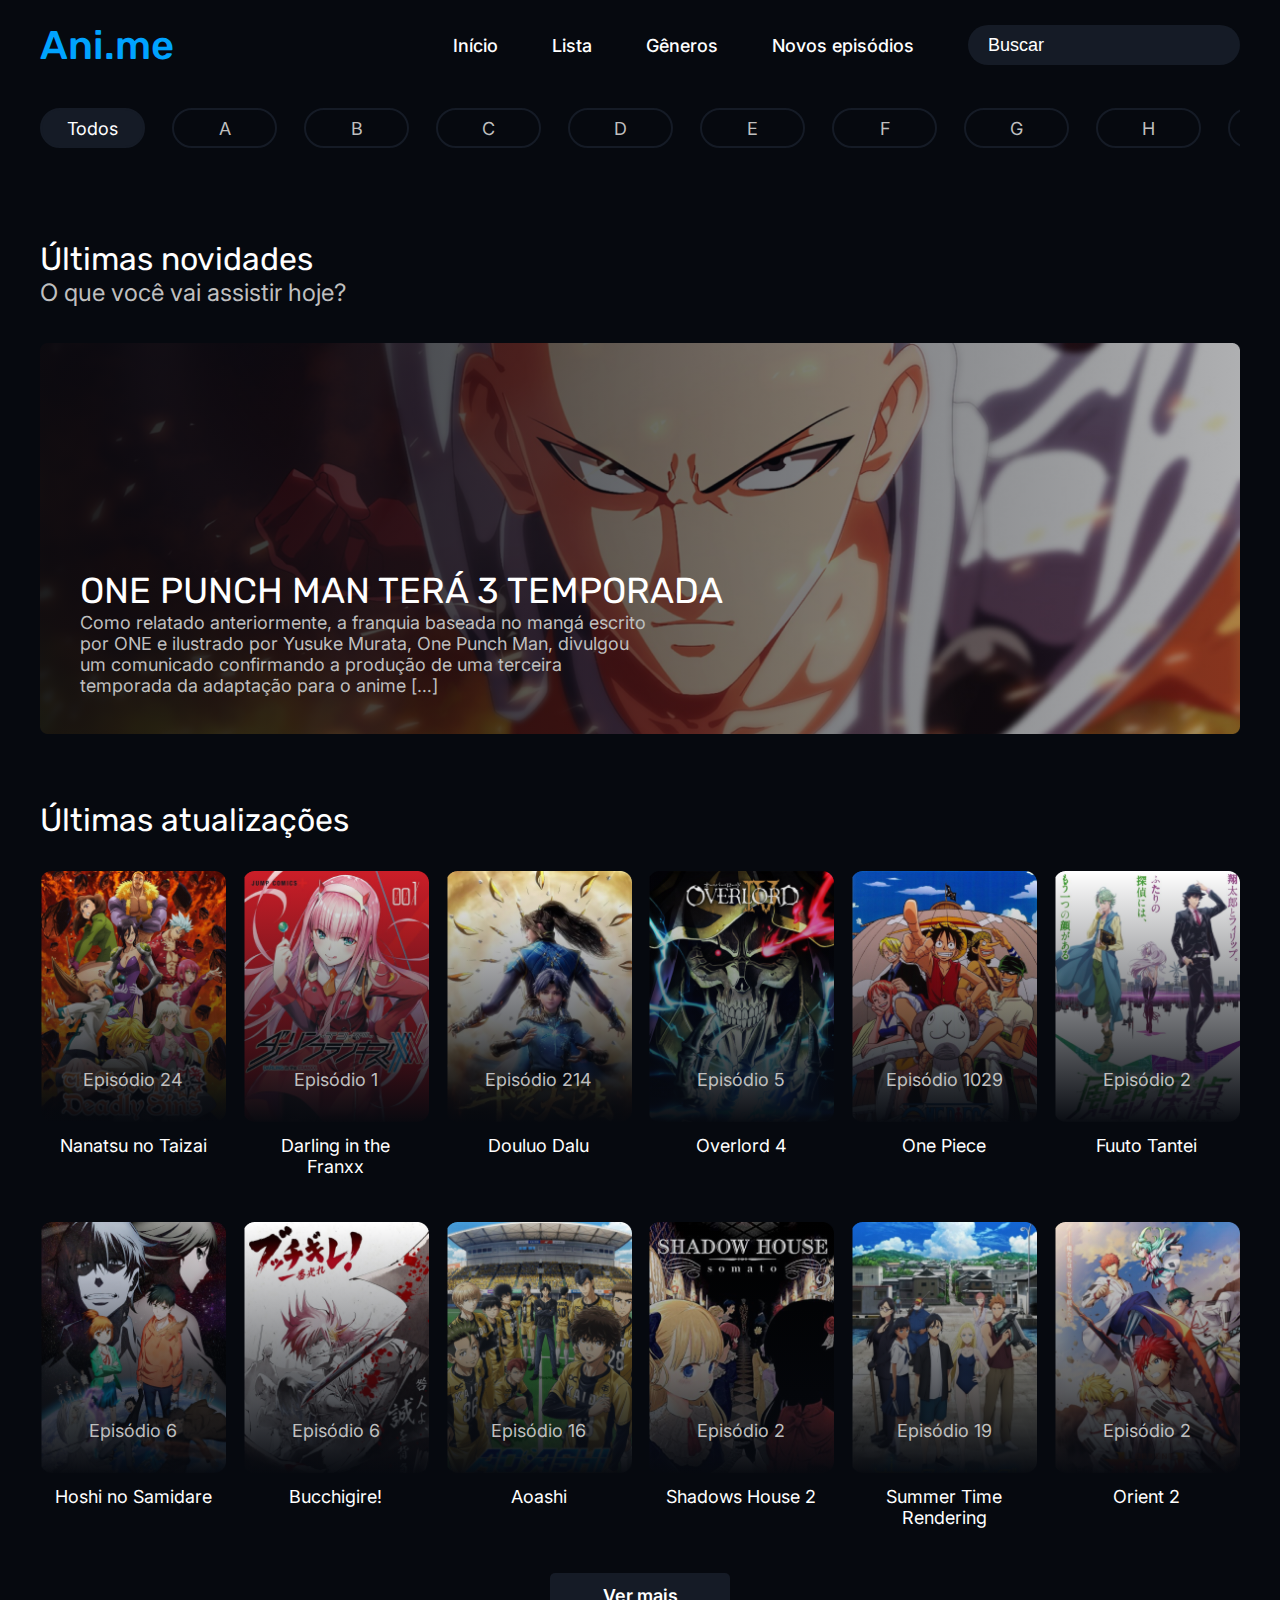
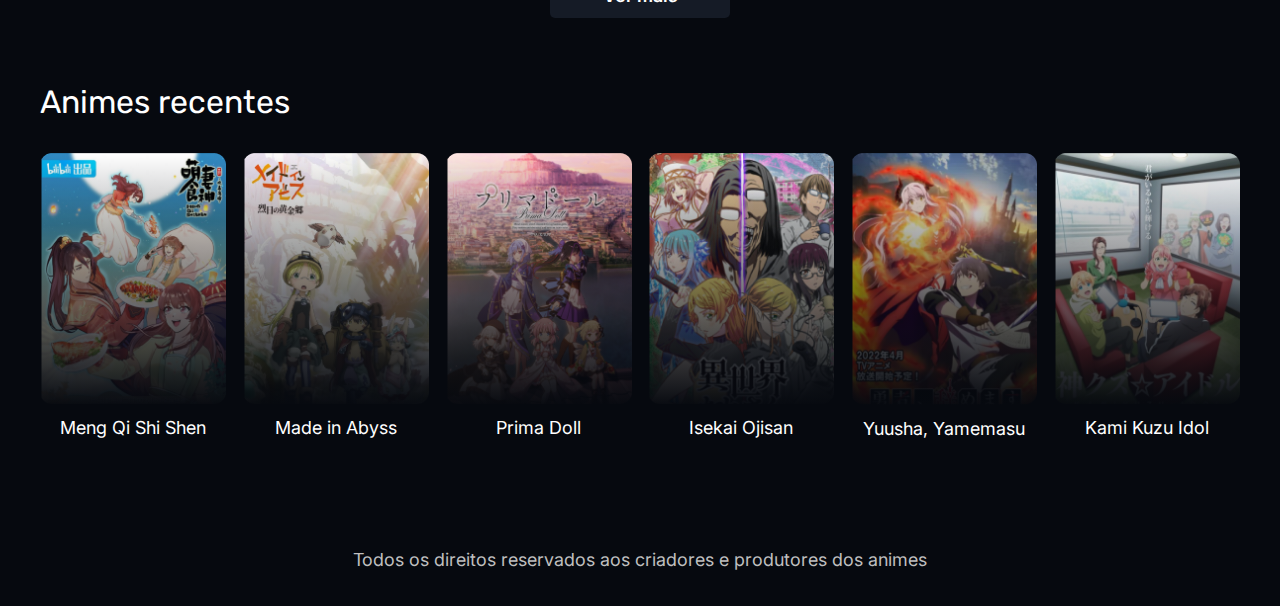
<file: desafio-29/index.html>
<!DOCTYPE html>
<html lang="pt-br">
<head>
    <meta charset='utf-8'>
    <meta http-equiv='X-UA-Compatible' content='IE=edge'>
    <title>Ani.me</title>
    <meta name='viewport' content='width=device-width, initial-scale=1'>
    <link rel='stylesheet' type='text/css' media='screen' href='css/style.css'>
    <link rel="shortcut icon" href="img/favicon.png" type="image/x-icon">
</head>
<body>
    <div class="container">
        <nav id="nav">
            <p class="logo">
                Ani.me
            </p>

            <ul>
                <li><a href="#">Início</a></li>
                <li><a href="#">Lista</a></li>
                <li><a href="#">Gêneros</a></li>
                <li><a href="#">Novos episódios</a></li>
                <li><input type="search" placeholder="Buscar"></li>
            </ul>

            <div class="menu" id="menu"></div>
        </nav>

        <div class="nav-scroll">
            <div class="opcao">Todos</div>
            <div class="opcao">A</div>
            <div class="opcao">B</div>
            <div class="opcao">C</div>
            <div class="opcao">D</div>
            <div class="opcao">E</div>
            <div class="opcao">F</div>
            <div class="opcao">G</div>
            <div class="opcao">H</div>
            <div class="opcao">I</div>
            <div class="opcao">J</div>
            <div class="opcao">K</div>
            <div class="opcao">L</div>
            <div class="opcao">M</div>
            <div class="opcao">N</div>
            <div class="opcao">O</div>
            <div class="opcao">P</div>
            <div class="opcao">Q</div>
            <div class="opcao">R</div>
            <div class="opcao">S</div>
            <div class="opcao">T</div>
            <div class="opcao">U</div>
            <div class="opcao">V</div>
            <div class="opcao">W</div>
            <div class="opcao">X</div>
            <div class="opcao">Y</div>
            <div class="opcao">Z</div>
        </div>

        <div class="ult-novidades">
            <h2>Últimas novidades</h2>

            <p>O que você vai assistir hoje?</p>

            <div class="novidade">
                <picture>
                    <source media="(max-width: 445px)" srcset="img/one-punch-man2.png">
                    <img src="img/one-punch-man.png" alt="">
                </picture>

                <div class="legenda">
                    <h2>ONE PUNCH MAN TERÁ 3 TEMPORADA</h2>

                    <p>Como relatado anteriormente, a franquia baseada no mangá escrito 
                    por ONE e ilustrado por Yusuke Murata, One Punch Man, divulgou um 
                    comunicado confirmando a produção de uma terceira temporada da 
                    adaptação para o anime […]</p>
                </div>
            </div>
        </div>

        <div class="ult-atualizacoes">
            <h2>Últimas atualizações</h2>

            <div class="container-card" id="container-card">
                <div class="card">
                    <div class="card-img">
                        <img src="img/img1.png" alt="">
                        <div class="legenda">
                            Episódio 24
                        </div>
                    </div>
                    <div class="card-texto">
                        Nanatsu no Taizai
                    </div>
                </div>

                <div class="card">
                    <div class="card-img">
                        <img src="img/img2.png" alt="">
                        <div class="legenda">
                            Episódio 1
                        </div>
                    </div>
                    <div class="card-texto">
                        Darling in the Franxx
                    </div>
                </div>

                <div class="card">
                    <div class="card-img">
                        <img src="img/img3.png" alt="">
                        <div class="legenda">
                            Episódio 214
                        </div>
                    </div>
                    <div class="card-texto">
                        Douluo Dalu
                    </div>
                </div>

                <div class="card">
                    <div class="card-img">
                        <img src="img/img4.png" alt="">
                        <div class="legenda">
                            Episódio 5
                        </div>
                    </div>
                    <div class="card-texto">
                        Overlord 4
                    </div>
                </div>

                <div class="card">
                    <div class="card-img">
                        <img src="img/img5.png" alt="">
                        <div class="legenda">
                            Episódio 1029
                        </div>
                    </div>
                    <div class="card-texto">
                        One Piece
                    </div>
                </div>

                <div class="card">
                    <div class="card-img">
                        <img src="img/img6.png" alt="">
                        <div class="legenda">
                            Episódio 2
                        </div>
                    </div>
                    <div class="card-texto">
                        Fuuto Tantei
                    </div>
                </div>

                <div class="card">
                    <div class="card-img">
                        <img src="img/img7.png" alt="">
                        <div class="legenda">
                            Episódio 6
                        </div>
                    </div>
                    <div class="card-texto">
                        Hoshi no Samidare
                    </div>
                </div>

                <div class="card">
                    <div class="card-img">
                        <img src="img/img8.png" alt="">
                        <div class="legenda">
                            Episódio 6
                        </div>
                    </div>
                    <div class="card-texto">
                        Bucchigire!
                    </div>
                </div>

                <div class="card">
                    <div class="card-img">
                        <img src="img/img9.png" alt="">
                        <div class="legenda">
                            Episódio 16
                        </div>
                    </div>
                    <div class="card-texto">
                        Aoashi
                    </div>
                </div>

                <div class="card">
                    <div class="card-img">
                        <img src="img/img10.png" alt="">
                        <div class="legenda">
                            Episódio 2
                        </div>
                    </div>
                    <div class="card-texto">
                        Shadows House 2
                    </div>
                </div>

                <div class="card">
                    <div class="card-img">
                        <img src="img/img11.png" alt="">
                        <div class="legenda">
                            Episódio 19
                        </div>
                    </div>
                    <div class="card-texto">
                        Summer Time Rendering
                    </div>
                </div>

                <div class="card">
                    <div class="card-img">
                        <img src="img/img12.png" alt="">
                        <div class="legenda">
                            Episódio 2
                        </div>
                    </div>
                    <div class="card-texto">
                        Orient 2
                    </div>
                </div>
            </div>

            <div class="btn-ver-mais" id="ver-mais">Ver mais</div>
        </div>

        <div class="animes-recentes">
            <h2>Animes recentes</h2>

            <div class="container-card">
                <div class="card">
                    <div class="card-img">
                        <img src="img/img13.png" alt="">
                        <div class="legenda"></div>
                    </div>
                    <div class="card-texto">
                        Meng Qi Shi Shen
                    </div>
                </div>

                <div class="card">
                    <div class="card-img">
                        <img src="img/img14.png" alt="">
                        <div class="legenda"></div>
                    </div>
                    <div class="card-texto">
                        Made in Abyss
                    </div>
                </div>

                <div class="card">
                    <div class="card-img">
                        <img src="img/img15.png" alt="">
                        <div class="legenda"></div>
                    </div>
                    <div class="card-texto">
                        Prima Doll
                    </div>
                </div>

                <div class="card">
                    <div class="card-img">
                        <img src="img/img16.png" alt="">
                        <div class="legenda"></div>
                    </div>
                    <div class="card-texto">
                        Isekai Ojisan
                    </div>
                </div>

                <div class="card">
                    <div class="card-img">
                        <img src="img/img17.png" alt="">
                        <div class="legenda"></div>
                    </div>
                    <div class="card-texto">
                        Yuusha, Yamemasu
                    </div>
                </div>

                <div class="card">
                    <div class="card-img">
                        <img src="img/img18.png" alt="">
                        <div class="legenda"></div>
                    </div>
                    <div class="card-texto">
                        Kami Kuzu Idol
                    </div>
                </div>
            </div>
        </div>

        <footer>
            Todos os direitos reservados aos criadores e produtores dos animes
        </footer>
    </div>
</body>
<script src="js/script.js"></script>
</html>
</file>
<file: css/style.css>
@import url('https://fonts.googleapis.com/css2?family=DM+Sans:wght@400;500;700&family=IBM+Plex+Mono:wght@100;200;300;400;500;600;700&display=swap');

*{
    margin: 0;
    padding: 0;
    box-sizing: border-box;
    font-family: 'DM Sans', sans-serif;
}

/* This is a compiled file, you should be editing the file in the templates directory */
.pace {
    -webkit-pointer-events: none;
    pointer-events: none;
  
    -webkit-user-select: none;
    -moz-user-select: none;
    user-select: none;
  }
  
  .pace-inactive {
    display: none;
  }
  
  .pace .pace-progress {
    background: #873EFF;
    position: fixed;
    z-index: 2000;
    top: 0;
    right: 100%;
    width: 100%;
    height: 3px;
  }

/*font-family: 'DM Sans', sans-serif;
font-family: 'IBM Plex Mono', monospace;*/

html{
    font-size: 62.5%;
}

body{
    background-color: #0E091B;
}

body::-webkit-scrollbar{
    width: 1.2rem;
}
  
body::-webkit-scrollbar-track{
    background: #0E091B;
}
  
body::-webkit-scrollbar-thumb{
    background-color: #873EFF;
    border: 2px solid #0E091B;
    border-radius: 20px;
}

body::-webkit-scrollbar-thumb:hover{
    background-color: #6f32d2;
}

nav{
    display: flex;
    justify-content: space-between;
    align-items: center;
    width: 75vw;
    height: 12vh;
    margin: auto;
}

nav .texto_logo{
    text-transform: uppercase;
    font-size: 2rem;
    font-weight: 600;
    letter-spacing: .2rem;
    color: #fff;
}

.chaves_parent{
    color: #873EFF;
}

a{
    text-decoration: none;
}

button{
    text-transform: uppercase;
    font-weight: 600;
}

.container_botoes .btn_github, .container_botoes .btn_comunit{
    background-color: rgba(0, 0, 0, 0);
    border: 1px solid #0E091B;
    border-radius: 4px;
    padding: 1rem 2rem;
    color: #fff;
    transition: 0.5s;
}

.container_botoes .btn_comunit{
    font-size: 1.2rem;
    font-weight: 500;
    border: 1px solid #873EFF;
    margin-left: 2rem;
}

.container_botoes .btn_github:hover{
    color: #873EFF;
    cursor: pointer;
}

.container_botoes .btn_comunit:hover{
    background-color: #171228;
    border: 1px solid #491f8c;
    cursor: pointer;
}

main{
    width: 75vw;
    min-height: 76vh;
    margin: auto;
}

header{
    width: 480px;
}

header p.p_verde{
    font-family: 'IBM Plex Mono', monospace;
    text-transform: uppercase;
    font-size: 1.3rem;
    font-weight: 700;
    letter-spacing: .1rem;
    color: #04D361;
    margin: 8rem 0 1rem;
}

header h1{
    font-family: 'IBM Plex Mono', monospace;
    font-size: 3.4rem;
    font-weight: 500;
    letter-spacing: .1rem;
    color: #fff;

}

header p{
    font-size: 1.2rem;
    color: #AEAEAE;
    letter-spacing: .09rem;
    line-height: 2rem;
    margin: 2rem 0 6rem;
}

header p a{
    text-decoration: none;
    color: #873EFF;
}

.container_cards{
    width: 100%;
    display: flex;
    justify-content: space-between;
    flex-wrap: wrap;
    margin-bottom: 2rem;
}

.container_cards .card{
    background-color: #171228;
    width: 49%;
    padding: 1.5rem;
    border: 1px solid #873EFF;
    border-radius: 4px;
    transition: 0.5s;
    margin-bottom: 2rem;
}

.container_cards .card:hover{
    transform: scale(1.02);
    box-shadow: 3px 3px 15px #873EFF;
}

.container_cards .card .card_img img{
    width: 100%;
    border-radius: 4px;
}

.container_cards .card .card_texto{
    padding: 1.5rem 0;
}

.container_cards .card .card_texto h2{
    font-family: 'IBM Plex Mono', monospace;
    font-size: 1.8rem;
    font-weight: 500;
    letter-spacing: .1rem;
    color: #fff;
    margin-bottom: 1.5rem;
}

.container_cards .card .card_texto p{
    font-size: 1.4rem;
    letter-spacing: .1rem;
    line-height: 2rem;
    color: #AEAEAE;
    margin-bottom: 1.5rem;
}

.container_cards .card .card_botoes{
    display: flex;
}

.container_cards .card .card_botoes .btn_card_demo, .container_cards .card .card_botoes .btn_card_github{
    background-color: #04D361;
    font-size: 1.2rem;
    font-weight: 600;
    padding: .8rem 4.5rem;
    border: 1px solid #04D361;
    border-radius: 3px;
    transition: 0.3s;
}

.container_cards .card .card_botoes .btn_card_demo:hover{
    background-color: #009b46;
    border: 1px solid #009b46;
    cursor: pointer;
}

.container_cards .card .card_botoes .btn_card_github{
    background-color: rgba(0, 0, 0, 0);
    color: #fff;
    border: 1px solid #04D361;
    margin-left: 2rem;
}

.container_cards .card .card_botoes .btn_card_github:hover{
    background-color: #0E091B;
    border: 1px solid #005024;
    cursor: pointer;
}

footer{
    width: 75vw;
    height: 12vh;
    margin: auto;
    display: flex;
    justify-content: space-between;
    align-items: center;
}

footer p span.chaves_parent{
    font-size: 3rem;
    font-weight: 600;
}

footer .container_copy{
    display: flex;
}

footer .container_copy p{
    font-size: 1.4rem;
    color: #AEAEAE;
    letter-spacing: .1rem;
}

footer .container_copy p.p_copy a{
    text-decoration: none;
    color: #AEAEAE;
    transition: 0.3s;
}

footer .container_copy p.p_copy a:hover{
    color: #873EFF;
}

@media screen and (max-width: 870px){
    .container_cards .card:hover{
    transform: scale(1.02);
    box-shadow: 2px 2px 10px #873EFF;
    }

    .container_cards .card .card_botoes{
        justify-content: space-between;
    }

    .container_cards .card .card_botoes .btn_card_demo, .container_cards .card .card_botoes .btn_card_github{
        padding: .8rem 4rem;
        margin: 0;
    }
}

@media screen and (max-width: 770px){
    nav, main, footer{
        width: 100%;
        padding: 0 2rem;
    }

    .container_cards .card{
        width: 100%;
    }

    .container_cards .card:hover{
    transform: scale(1.02);
    box-shadow: 3px 3px 15px #873EFF;
    }

    .container_cards .card .card_botoes{
        justify-content: left;
    }
    
    .container_cards .card .card_botoes .btn_card_demo, .container_cards .card .card_botoes .btn_card_github{
        padding: .8rem 4.5rem;
    }

    .container_cards .card .card_botoes .btn_card_github{
        margin-left: 2rem;
    }
}

@media screen and (max-width: 550px){
    .container_botoes .btn_github{
        display: none;
    }

    header{
        width: 100%;
    }
}

@media screen and (max-width: 490px){
    header h1{
        font-size: 3rem;
    }
}

@media screen and (max-width: 440px){
    nav, main, footer{
        width: 100vw;
        height: auto;
        padding: 0 1rem;
    }

    nav{
        flex-direction: column;
        justify-content: space-around;
    }

    nav .texto_logo{
        margin: 2rem 0;
    }

    .container_botoes{
        width: 100%;
    }

    .container_botoes .btn_comunit{
        width: 100%;
        margin: 0;
        padding: 1.5rem 0;
    }

    header h1{
        font-size: 2.7rem;
    }

    footer{
        padding: 2rem 1rem;
    }
}

@media screen and (max-width: 405px){
    header h1{
        font-size: 2.4rem;
    }
}

@media screen and (max-width: 380px){
    header h1{
        font-size: 2rem;
    }

    footer{
        flex-direction: column;
    }

    footer .container_copy p.p_copy{
    margin-top: 2rem;
    }
}

@media screen and (max-width: 335px){
    .container_cards .card{
        padding: 1rem;
    }

    .container_cards .card .card_botoes .btn_card_demo, .container_cards .card .card_botoes .btn_card_github{
        padding: .8rem 3rem;
    }
    
    footer .container_copy p.p_copy{
        font-size: 1.2rem;
    }

}

@media screen and (max-width: 335px){
    header h1{
        font-size: 1.8rem;
    }

    footer .container_copy p.p_copy{
        font-size: 1.1rem;
    }
}

@media screen and (max-height: 450px){
    nav, footer{
        height: 20vh;
    }
}
</file>
<file: desafio-16/css/style.css>
@import url('https://fonts.googleapis.com/css2?family=Poppins:wght@100;200;300;400;500;600;700;800;900&display=swap');

:root {
    --salmao: #F7C7B9;
    --salmaoClaro: rgba(218, 37, 52, 0.16);
    --preto: #161212;
    --cinza: #404040;
    --cinzaClaro: #8D8D8D;
    --branco: #F9F9F9;
    --vermelho: #DA2535;
}

* {
    padding: 0;
    margin: 0;
    box-sizing: border-box;
    text-decoration: none;
    list-style: none;
    color: var(--preto);
}

html {
    font-size: 62.5%;
    font-family: 'Poppins', sans-serif;
    scroll-behavior: smooth;
}

body {
    background-color: var(--salmao);
}

h1, h2 {
    font-size: 4.8em;
    line-height: 1.1em;
    font-weight: 600;
}

p {
    font-size: 1.6em;
}

.container {
    max-width: 1200px;
    width: 100%;
    margin: 0 auto;
    display: flex;
    padding: 0 1em;
}

nav {
    width: 100%;
    height: 8em;
}

nav .container {
    height: 100%;
    justify-content: space-between;
    align-items: center;
}

nav .container ul {
    display: flex;
}

nav .container ul li {
    font-size: 1.6em;
    font-weight: 500;
    margin-left: 2.5em;
}

nav .container ul li a:hover{
    text-decoration: underline;
}

nav .container .menu {
    display: none;
}

main .container {
    height: 545px;
    justify-content: space-between;
    align-items: center;
}

main .container .texto {
    max-width: 440px;
    width: 100%;
}

main .container .texto h1 {
    font-weight: 600;
}

main .container .texto p {
    font-weight: 500;
    color: var(--cinza);
    margin: 1.5em 0;
}

main .container .texto button, #doacao .container .texto button {
    background-color: var(--vermelho);
    font-size: 1.6em;
    font-weight: 600;
    color: var(--branco);
    padding: .8em 2em .5em;
    display: flex;
    align-items: center;
    border: none;
    border-radius: 8px;
    cursor: pointer;
}

main .container .texto button img, #doacao .container .texto button img {
    margin-right: .5em;
    padding-bottom: 4px;
}

main .container .imagem img{
    max-width: 600px;
    width: 100%;
}

#acessorios {
    background-color: var(--branco);
    padding: 5em 0;
}

#acessorios .container {
    flex-direction: column;
    align-items: center;
}

#acessorios .container p:nth-child(2) {
    max-width: 470px;
    text-align: center;
    font-weight: 400;
    color: var(--cinza);
    padding: 1em 0 2.5em;
}

#acessorios .container .container-card {
    display: flex;
}

#acessorios .container .container-card {
    width: 100%;
    display: flex;
    justify-content: space-between;
    flex-wrap: wrap;
}

#acessorios .container .container-card .card {
    width: 200px;
    text-align: center;
}

#acessorios .container .container-card .card img {
    width: 100%;
    transition: .5s;
    cursor: pointer;
}

#acessorios .container .container-card .card img:hover {
    transform: scale(1.1);
}

#acessorios .container .container-card .card h3 {
    font-size: 2em;
    font-weight: 500;
    margin-bottom: .5em;
}

#acessorios .container .container-card .card p {
    color: var(--cinzaClaro);
}

#doacao .container {
    padding: 5em 1em;
    align-items: center;
}

#doacao .container .imagem, #doacao .container .texto {
    width: 50%;
}

#doacao .container .imagem img {
    max-width: 400px;
    width: 100%;
}

#doacao .container .texto {
    max-width: 460px;
    width: 100%;
}

#doacao .container .texto p {
    margin: 1em 0 1.5em;
}

footer {
    height: 10em;
    background-color: var(--branco);
}

footer .container {
    height: 100%;
    justify-content: space-between;
    align-items: center;
}

footer .container ul {
    display: flex;
}

footer .container ul li {
    display: flex;
    padding: .7em;
    background-color: var(--salmaoClaro);
    border-radius: 50%;
    margin-left: 2.5em;
    cursor: pointer;
}

@media screen and (max-width: 880px) {
        main .container {
            height: 480px;
        }

    main .container .imagem img {
        display: none;
    }

    main .container .texto {
        margin: 0 auto;
        text-align: center;
    }

    main .container .texto button {
        max-width: 440px;
        width: 100%;
        justify-content: center;
    }

    #acessorios .container .container-card {
        justify-content: center;
    }

    #acessorios .container .container-card .card {
        margin: 2em 5em;
    }

    #doacao .container .imagem {
        display: none;
    }

    #doacao .container .texto {
        margin: 0 auto;
        text-align: center;
    }

    #doacao .container .texto button {
        max-width: 460px;
        width: 100%;
        justify-content: center;
    }
    
}

@media screen and (max-width: 625px) {
    nav .container ul {
        display: none;
    }

    nav .container .menu {
        display: block;
        width: 45px;
        border-top: 3px solid var(--preto);
        cursor: pointer;
    }

    nav .container .menu::before {
        display: block;
        content: "";
        width: 45px;
        height: 3px;
        background-color: var(--preto);
        margin-top: 5px;
        transition: .3s;
    }

    nav .container .menu::after {
        display: block;
        content: "";
        width: 25px;
        height: 3px;
        background-color: var(--preto);
        margin-top: 5px;
        margin-left: 20px;
        transition: .3s;
    }

    nav.active .container .menu {
        border: none;
    }

    nav.active .container .menu::before {
        transform: rotate(-135deg);
    }

    nav.active .container .menu::after {
        margin-top: -3px;
        margin-left: 0;
        width: 45px;
        transform: rotate(135deg);
    }

    nav .container ul {
        background-color: var(--salmao);
        display: block;
        position: absolute;
        top: 8em;
        right: 0;
        width: 100%;
        height: 0;
        visibility: hidden;
        overflow-y: hidden;
        z-index: 1000;
        transition: .6s ease-in-out;
    }

    nav.active .container ul {
        height: calc(100vh - 8em);
        visibility: visible;
        overflow-y: auto;
    }

    nav .container ul li {
        margin: 20px 10px 0;
        border-bottom: 2px solid var(--vermelho);
    }

    nav .container ul li a {
        display: block;
        width: 100%;
    }

    nav .container ul li a:hover {
        text-decoration: none;
    }
}

@media screen and (max-width: 520px) {
    footer .container img {
        display: none;
    }

    footer .container ul {
        width: 100%;
        justify-content: space-between;
    }

    footer .container ul li {
        margin: 0;
    }

    footer .container ul li img {
        display: block;
    }
}

@media screen and (max-width: 490px) {
    main .container {
        height: auto;
        padding: 5em 1em;
    }

    h1, h2 {
        font-size: 3.2em;
    }

    p, #acessorios .container .container-card .card h3 {
        font-size: 1.4em;
    }

    main .container .texto button, #doacao .container .texto button {
        font-size: 1.4em;
    }

    #acessorios .container .container-card .card img {
        width: 85%;
    }

    #acessorios .container .container-card .card p {
        font-size: 1.2em;
    }
}
</file>
<file: desafio-19/css/style.css>
@import url('https://fonts.googleapis.com/css2?family=Inter:wght@100;200;300;400;500;600;700;800;900&family=Sora:wght@100;200;300;400;500;600;700;800&display=swap');

@font-face {
    font-family: 'Product Sans';
    src: url('fonts/ProductSans-Regular.ttf') format('truetype');
}

/*
font-family: 'Product Sans', Arial, sans-serif;
font-family: 'Inter', sans-serif;
font-family: 'Sora', sans-serif;
*/

* {
    margin: 0;
    padding: 0;
    box-sizing: border-box;
}

html {
    font-family: 'Inter', sans-serif;
    font-size: 62.5%;
}

nav {
    position: sticky;
    top: 0;
    background-color: #fff;
    width: 100%;
    height: 12vh;
}

.container {
    width: 80vw;
    margin: auto;
    display: flex;
}

a {
    text-decoration: none;
}

nav .container {
    height: 100%;
    align-items: center;
    justify-content: space-between;
}

nav .container ul {
    display: flex;
}

nav .container ul li {
    list-style: none;
    margin-left: 5em;
}

nav .container ul li a {
    font-size: 1.6em;
    font-weight: 500;
    color: #6E7275;
    transition: .3s;
}

nav .container ul li a:hover {
    color: #0F9AFE;
}

nav .container .menu {
    display: none;
}

header {
    width: 100%;
    background-color: #EFF8FF;
}

header .container {
    justify-content: space-between;
    align-items: center;
    padding: 6em 0;
}

header .container .div_texto {
    width: 60%;
}

header .container .div_texto h1 {
    font-family: 'Sora', sans-serif;
    font-size: 4.4em;
    font-weight: 600;
    color: #293145;
    margin-bottom: 1em;
}

.btn_azul {
    display: inline-block;
    background-color: #0F9AFE;
    border-radius: 2em;
    font-size: 1.8em;
    font-weight: 500;
    color: #fff;
    padding: .8em 2em;
    box-shadow: 1px 3px 5px rgba(19, 125, 224, 0.5);
    transition: .5s;
}

.btn_azul:hover {
    background-color: #003052;
    box-shadow: 1px 3px 5px rgba(0, 42, 81, 0.5);
}

header .container .div_texto .div_img{
    width: 40%;
}

header .container .div_img img{
    width: 100%;
}

section#func {
    width: 100%;
    padding: 8em 0;
}

section#func {
    display: flex;
    flex-direction: column;
    align-items: center;
}

section#func h2, section#func .card_container .card_func h3, section#app .container .div_texto h2,section#plano h2 {
    font-family: 'Sora', sans-serif;
    font-size: 3.8em;
    font-weight: 600;
    color: #293145;
    margin-bottom: 1.5em;
}

section#func .card_container {
    display: flex;
    justify-content: center;
    align-items: center;
    width: 100%;
}

section#func .card_container .card_func{
    width: 25%;
    display: flex;
    flex-direction: column;
    align-items: center;
}

section#func .card_container .card_func img{
    margin: 1em auto;
}

section#func .card_container .card_func h3{
    font-size: 1.6em;
    font-weight: 700;
    margin: .8em auto;
}

section#func .card_container .card_func h3{
    font-size: 1.6em;
    font-weight: 700;
    margin: 1em auto;
}

section#func .card_container .card_func p, section#app .container .div_texto p, section#plano p {
    font-size: 1.6em;
    text-align: center;
    line-height: 1.6em;
    color: #6E7275;
}

section#app  {
    width: 100%;
    background-color: #EFF8FF;
    padding: 4em 0;
}

section#app  .container {
    justify-content: space-between;
    align-items: center;
}

section#app .container .div_texto {
    width: 60%;
}

section#app .container .div_texto h2 {
    font-size: 3em;
    margin-bottom: 1em;
}

section#app .container .div_texto p {
    width: 440px;
    text-align: start;
    margin-bottom: 2.5em;
}

section#app .container .div_texto .container_botoes {
    display: flex;
    justify-content: start;
    align-items: center;
}

section#app .container .div_texto .container_botoes .btn_cinza {
    width: 180px;
    display: flex;
    align-items: center;
    justify-content: center;
    background-color: #293145;
    padding: 1em 0;
    margin-right: 1em;
    margin-left: 1em;
    border-radius: 8px;
    transition: .5s;
}

section#app .container .div_texto .container_botoes .btn_cinza:hover {
    background-color: #0F9AFE;
}

section#app .container .div_texto .container_botoes .btn_cinza img {
    height: 32px;
    margin-right: 1em;
}

section#app .container .div_texto .container_botoes .btn_cinza p {
    display: flex;
    width: auto;
    flex-direction: column;
    font-size: 2em;
    font-weight: 500;
    line-height: .8em;
    color: #fff;
    margin-bottom: 0;
}

section#app .container .div_texto .container_botoes .btn_cinza p span {
    font-size: .5em;
    font-weight: 400;
}

section#app .container .div_img {
    display: flex;
    justify-content: end;
    width: 40%;
}

section#app .container .div_img img {
    width: 85%;
}

section#plano {
    width: 100%;
    padding: 8em 0;
    display: flex;
    flex-direction: column;
    align-items: center;
}

section#plano h2 {
    margin-bottom: .4em;
}

section#plano p {
    width: 480px;
    margin-bottom: 6em;
}

section#plano .container_card {
    display: flex;
    align-items: center;
    margin: auto;
}

section#plano .container_card p {
    width: auto;
    margin-bottom: 0;
}

section#plano .container_card .card {
    display: flex;
    flex-direction: column;
    background-color: #EFF8FF;
    width: 350px;
    padding: 6em 0;
    border-radius: 10px;
}

section#plano .container_card .card h3 {
    font-family: 'Sora', sans-serif;
    font-size: 2.4em;
    font-weight: 600;
    text-align: center;
    color: #293145;
}

section#plano .container_card .card p.preco {
    display: flex;
    justify-content: center;
    align-items: baseline;
    font-size: 4.6em;
    font-weight: 700;
    color: #293145;
    line-height: normal;
    margin: .7em 0;
}

section#plano .container_card .card p.preco span.reais {
    font-size: .4em;
    align-self: flex-start;
    margin-top: .4em;
}

section#plano .container_card .card p.preco span.mes {
    font-size: .4em;
}

section#plano .container_card .card .btn_azul {
    display: block;
    width: 255px;
    font-size: 1.2em;
    padding: .4em;
    margin: 0 auto;
    margin-top: 4em;
}

section#plano .container_card .card .btn_azul:hover {
    background-color: #0F9AFE;
}

section#plano .container_card .card .btn_azul p {
    color: #fff;
    font-weight: 400;
}

section#plano .container_card .card.preferido {
    background-color: #293145;
    padding-top: 3em;
    margin: 0 3em;
}

section#plano .container_card .card.preferido h3 {
    font-size: 3em;
    color: #fff;
}

section#plano .container_card .card.preferido p {
    color: #DBDBDB;
}

section#plano .container_card .card.preferido p.preco {
    color: #fff;
    margin-top: 0;
    margin-bottom: .7em;
}

section#plano .container_card .card.preferido .btn_azul p {
    color: #fff;
}

section#plano .container_card .card.preferido .btn_azul {
    box-shadow: 1px 3px 5px rgba(0, 42, 81, 0.5);
    margin: 0 auto;
    margin-top: 4em;
}

section#plano .container_card .card p.preferido {
    width: 185px;
    display: inline-block;
    background-color: #0F9AFE;
    text-transform: uppercase;
    letter-spacing: .2em;
    font-size: 1.4em;
    color: #fff;
    padding: .15em 0;
    border-radius: 1em;
    margin: 1em auto;
}

section#contato {
    position: relative;
    width: 100%;
    height: 400px;
    background-image: url(../img/back_contato.png);
    background-size: cover;
    background-position: center;
    background-repeat: no-repeat;
}

section#contato img {
    position: absolute;
    width: 100%;
}

section#contato .filtro {
    position: absolute;
    top: 0;
    width: 100%;
    height: 100%;
    display: flex;
    flex-direction: column;
    align-items: center;
    padding: 8em 0;
    background-color: rgba(41, 49, 69, 0.7);
}

section#contato .filtro h2 {
    font-family: 'Sora', sans-serif;
    font-size: 4em;
    font-weight: 600;
    color: #fff;
    margin-bottom: .5em;
}

section#contato .filtro p {
    width: 470px;
    font-size: 1.6em;
    font-weight: 300;
    text-align: center;
    color: #DBDBDB;
    margin-bottom: 4em;
}

section#contato .filtro input {
    width: 310px;
    background-color: transparent;
    border: none;
    border-bottom: 2px solid rgba(255, 255, 255, 0.444);
    outline: none;
    font-size: 1.8em;
    color: #fff;
    padding: .4em 0;
}

section#contato .filtro input:focus {
    border-bottom: 2px solid #0F9AFE;
}

section#contato .filtro input::placeholder {
    color: #fff;
}

section#contato .filtro input[type="submit"] {
    width: 120px;
    background-color: #0F9AFE;
    border: 2px solid #0F9AFE;
    border-radius: 2em;
    padding: .3em 0;
    margin-left: 2em;
}

section#contato .filtro input[type="submit"]:hover {
    cursor: pointer;
}

footer {
    padding: 1.5em 0;
    font-family: 'Sora', sans-serif;
    font-size: 2em;
    font-weight: 400;
    color: #293145;
    text-align: center;
}

@media screen and (max-width: 1220px) {
    .container {
        width: 100%;
        padding: 0 2em;
    }

    header .container {
        padding: 6em 2em;
    }

    section#func {
        padding: 8em 2em;
    }
}

@media screen and (max-width: 1150px) {
    section#plano .container_card {
        flex-direction: column;
    }

    section#plano .container_card .card {
        width: 500px;
        height: auto;
    }

    section#plano .container_card .card h3, section#plano .container_card .card.card.preferido h3 {
        font-size: 3.5em;
    }

   section#plano .container_card .card.card.preferido h3 {
        font-size: 4em;
    }

    section#plano .container_card .card p.preferido {
        width: auto;
        font-size: 1.8em;
        padding: .2em 3em;
    }

    section#plano .container_card .card p.preco {
        font-size: 7em;
    }

    section#plano .container_card .card.card.preferido {
        margin: 4em auto;
    }

    section#plano .container_card p {
        font-size: 2em;
    }

    section#plano .container_card .card .btn_azul, section#plano .container_card .card.card.preferido .btn_azul {
        width: 70%;
        margin-bottom: 2em;
    }
}

@media screen and (max-width: 1020px) {
    header .container .div_texto h1 {
        font-size: 3.8em;
    }
}

@media screen and (max-width: 925px) {
    header .container .div_img {
        width: 40%;
    }

    section#func .card_container {
        justify-content: space-between;
    }

    section#func .card_container .card_func {
        width: auto;
    }
}

@media screen and (max-width: 800px) {
    header .container .div_texto h1, section#func h2, section#plano h2, section#contato .filtro h2 {
        font-size: 3.2em;
    }

    header .container .div_texto .btn_azul {
        font-size: 1.5em;
    }
}

@media screen and (max-width: 700px) {
    header .container {
        flex-direction: column;
        padding-bottom: 0;
    }

    header .container .div_texto {
        justify-content: flex-start;
    }

    header .container .div_texto, header .container .div_img{
        width: 100%;
    }

    header .container .div_img img {
        width: 80%;
        display: block;
        margin: auto;
    }

    section#func .card_container {
        flex-wrap: wrap;
    }

    section#func .card_container .card_func {
        width: 100%;
        margin-bottom: 5em;
    }

    section#app .container .div_img {
        display: none;
    }

    section#app .container {
        justify-content: center;
        text-align: center;
    }

    section#app .container .div_texto p {
        text-align: center;
    }

    section#app .container .div_texto .container_botoes {
        width: 100%;
        justify-content: center;
        margin: auto;
    }

    section#plano .container_card .card {
        width: 400px;
        height: auto;
    }

    section#plano .container_card .card h3, section#plano .container_card .card.card.preferido h3 {
        font-size: 3em;
    }

   section#plano .container_card .card.card.preferido h3 {
        font-size: 3.5em;
    }

    section#plano .container_card .card p.preferido {
        width: auto;
        font-size: 1.5em;
        padding: .2em 3em;
    }

    section#plano .container_card .card p.preco {
        font-size: 6em;
    }

    section#plano .container_card .card.card.preferido {
        margin: 4em auto;
    }

    section#plano .container_card p {
        font-size: 1.8em;
    }

    section#plano .container_card .card .btn_azul, section#plano .container_card .card.card.preferido .btn_azul {
        width: 70%;
        margin-bottom: 2em;
    }

    section#app .container .div_texto h2{
        display: block;
    }

    section#app .container .div_texto {
        width: auto;
    }
}

@media screen and (max-width: 605px){
    nav .container ul {
        display: none;
    }

    nav .container ul {
        display: block;
        position: absolute;
        top: 12vh;
        right: 0;
        width: 100%;
        height: 0px;
        background-color: #fff;
        visibility: hidden;
        overflow-y: hidden;
        transition: .6s;
        z-index: 1000;
    }

    nav.active .container ul {
        height: 185px;
        visibility: visible;
        overflow-y: auto;
    }

    nav .container ul li{
        padding: 1em 0;
        margin: 0 2em;
    }


    nav .container .menu {
        display: block;
        width: 45px;
        border-top: 3px solid #293145;
        position: relative;
    }

    nav.active .container .menu {
        border-top: 3px solid transparent;
    }

    nav .container .menu:hover {
        cursor: pointer;
    }

    nav .container .menu::before, nav .container .menu::after {
        content: "";
        display: block;
        width: 45px;
        height: 3px;
        background-color: #293145;
        margin-top: 6px;
        transition: .5s;
    }

    nav .container .menu::after {
        width: 25px;
        margin-left: 20px;
    }

    nav.active .container .menu::after {
        width: 45px;
        margin-left: 0;
        transform: rotate(-135deg);
        position: absolute;
        top: 1px;
    }

    nav.active .container .menu::before {
        transform: rotate(135deg);
    }
}

@media screen and (max-width: 505px){
    section#plano , section#func, section#contato .filtro {
        padding: 5em 2em;
    }

    section#func {
        padding-bottom: 0;
    }

    section#plano p {
        width: 350px;
        margin-bottom: 3em;
    }

    section#contato .filtro p {
        width: 350px;
    }

    section#contato .filtro .input_contato {
        display: flex;
        flex-direction: column;
        width: 100%;
    }

    section#contato .filtro .input_contato input{
        width: 100%;
    }

    section#contato .filtro input[type="submit"] {
        margin-left: 0;
        margin-top: 1em;
        padding: .6em 0;
    }
}

@media screen and (max-width: 440px) {
    header .container .div_texto h1 {
        font-size: 2.8em;
    }

    section#func h2, section#app .container .div_texto h2, section#plano h2, section#contato .filtro h2 {
       font-size: 2.6em;
    }

    section#func .card_container .card_func p, section#app .container .div_texto p, section#plano p, section#plano .container_card p, section#contato .filtro p, section#contato .filtro .input_contato input, section#plano .container_card .card p.preferido{
        font-size: 1.4em;
    }

    section#plano .container_card, section#plano .container_card .card {
        width: 100%;
    }

    section#app .container .div_texto p {
        width: 300px;
        margin: auto;
        margin-bottom: 2em;
    }

    section#app .container .div_texto .container_botoes .btn_cinza {
        width: 130px;
        padding: .6em;
        border-radius: 5px;
    }

    section#app .container .div_texto .container_botoes .btn_cinza img{
        width: 20px;
        height: 20px;
    }

    section#app .container .div_texto .container_botoes .btn_cinza p {
        font-size: 1.2em;
        text-align: start;
        margin: 0;
    }

    section#app .container .div_texto .container_botoes .btn_cinza p span {
        font-size: .3em;
        font-weight: 400;
    }

    section#plano .container_card .card h3 {
        font-size: 2.4em;
    }

    section#plano .container_card .card.card.preferido h3 {
        font-size: 2.6em;
    }

    section#plano .container_card .card p.preco {
        font-size: 5em;
    }

    footer {
        font-size: 1.6em;
    }
}

@media screen and (max-width: 380px) {
    header .container .div_texto h1{
        font-size: 2.5em;
    }

    header .container .div_texto .btn_azul{
        font-size: 1.3em;
    }

    section#app .container .div_texto p, section#plano p, section#contato .filtro p {
        width: auto;
    }
}

@media screen and (max-width: 340px) {
    header .container .div_texto h1, section#func h2, section#app .container .div_texto h2, section#plano h2, section#contato .filtro h2, section#plano .container_card .card h3, section#plano .container_card .card.card.preferido h3 {
        font-size: 2em;
     }

     section#app .container .div_texto {
        width: 100%;
    }

    section#app .container .div_texto .container_botoes .btn_cinza{
        width: 115px;
    }

     section#plano {
        padding: 5em 1em;
    }

    footer {
        font-size: 1.4em;
    }
}
</file>
<file: desafio-25/css/style.css>
@import url('https://fonts.googleapis.com/css2?family=Montserrat:wght@100;200;300;400;500;600;700;800;900&display=swap');

*{
    margin: 0;
    padding: 0;
    box-sizing: border-box;
}

html{
    font-size: 62.5%;
    font-family: 'Montserrat', sans-serif;
}

a{
    text-decoration: none;
}

nav, header{
    width: 100%;
}

.container{
    width: 75%;
    margin: auto;
}

nav{
    position: sticky;
    top: 0;
    background-color: #fff;
    z-index: 1000;
}

nav .container{
    display: flex;
    align-items: center;
    justify-content: space-between;
}

.img_logo{
    width: 40px;
    height: 40px;
    background-color: #272727;
    margin: 2em 2em 2em 0;
}

nav .container .logo p{
    text-transform: uppercase;
    font-size: 2.4em;
    font-weight: 600;
    color: #272727;
}

nav .container .nav_itens, nav .container .logo{
    display: flex;
    align-items: center;
}

nav .container .nav_itens ul{
    display: flex;
}

nav .container .nav_itens ul li{
    list-style: none;
    margin-right: 4em;
}

nav .container .nav_itens ul li a{
    text-decoration: none;
    font-size: 1.8em;
    font-weight: 500;
    color: #272727;
    border-bottom: 1px solid #fff;
    transition: .3s;
}

nav .container .nav_itens ul li a:hover{
    border-bottom: 1px solid #272727;
}

nav .container .nav_itens .icones{
    width: 110px;
    display: flex;
    justify-content: space-between;
}

nav .container .nav_itens .icones img:hover{
    cursor: pointer;
}

nav .container .menu{
    display: none;
}

header{
    background-color: #F9F9F9;
}

header .container{
    display: flex;
    align-items: center;
}

header .container .div_texto{
    width: 50%;
}

header .container .div_img{
    width: 50%;
    display: flex;
    justify-content: end;
}

header .container .div_texto h1{
    font-size: 3.5em;
    font-weight: 600;
    color: #272727;
}

header .container .div_texto p{
    width: 430px;
    font-size: 1.6em;
    font-weight: 500;
    line-height: 1.5em;
    color: #797979;
    margin: 1.8em 0;
}

header .container .div_texto .botoes{
    display: flex;
}

header .container .div_texto .botoes{
    display: flex;
    align-items: center;
}

header .container .div_texto .botoes .btn_contato{
    background-color: #272727;
    margin-right: 3em;
    border: 1px solid #272727;
    transition: .5s;
}

header .container .div_texto .botoes .btn_contato:hover{
    background-color: transparent;
}

header .container .div_texto .botoes .btn_contato p{
    width: auto;
    font-size: 1.6em;
    font-weight: 500;
    line-height: normal;
    color: #fff;
    margin: 0;
    padding: .5em 2em;
    transition: .5s;
}

header .container .div_texto .botoes .btn_contato p:hover{
    color: #272727;
}

header .container .div_texto .botoes p{
    width: auto;
    font-size: 1.6em;
    font-weight: 500;
    line-height: normal;
    color: #272727;
    margin: 0;
}

header .container .div_texto .botoes p a{
    color: #272727;
    text-decoration: underline;
}

header .container .div_img img{
 width: 90%;
}

section.design .container{
    display: flex;
    align-items: center;
    padding: 10em 0;
}

section.design .container .div_img{
    width: 50%;
}

section.design .container .div_img .sombra{
    display: block;
    background-color: #272727;
    width: 70%;
    padding-bottom: 65%;
    position: relative;
}

section.design .container .div_img .sombra img{
    width: 100%;
    height: 100%;
    position: absolute;
    right: -5em;
    top: 5em;
}

section.design .container .div_texto{
    width: 50%;
}

section.design .container .div_texto .texto_design{
    background-color: #272727;
    width: 100%;
    padding: 2.5em;
    margin-bottom: 2em;
}

section.design .container .div_texto .texto_design h2{
    font-size: 2.6em;
    font-weight: 600;
    color: #fff;
}

section.design .container .div_texto .texto_design p{
    width: 420px;
    font-size: 1.4em;
    font-weight: 500;
    line-height: 1.5em;
    color: #fff;
    margin-top: 1.5em;
}

section.design .container .div_texto a{
    text-decoration: underline;
    font-size: 1.6em;
    font-weight: 500;
    color: #272727;
}

section#galeria{
    width: 100%;
    background-color: #F9F9F9;
    padding: 5em 0;
    display: flex;
    flex-direction: column;
    align-items: center;
}

section#galeria .container{
    display: flex;
    flex-direction: column;
    align-items: center;
}

section#galeria .container h2{
    font-size: 3em;
    font-weight: 600;
    color: #272727;
}

section#galeria .container p{
    width: 770px;
    font-size: 1.6em;
    font-weight: 500;
    color: #797979;
    text-align: center;
    margin: 1.2em 0 1.8em 0;
}

section#galeria .container .div_imgs{
    display: flex;
    justify-content: space-between;
}

section#galeria .container .div_imgs img{
    width: 95%;
}

section#contato{
    display: flex;
    flex-direction: column;
    align-items: center;
    padding: 6em 0;
}

section#contato h2{
    font-size: 3em;
    font-weight: 600;
    color: #272727;
}

section#contato p{
    font-size: 1.6em;
    font-weight: 500;
    color: #797979;
    text-align: center;
    margin: 1.2em 0 1.8em 0;
}

section#contato .btn_contato p{
    color: #272727;
    padding: .6em 2em;
    border: 1px solid #272727;
    transition: .5s;
}

section#contato .btn_contato p:hover{
    color: #fff;
    background-color: #272727;
}

footer{
    width: 100%;
    background-color: #F9F9F9;
    padding: 6em 0;
    padding-bottom: 4.8em;
}

footer .container{
    display: flex;
    align-items: flex-start;
}

footer .container .img_logo{
    margin: 0;
    margin-right: 6em;
}

footer .container ul{
    margin-right: 10em;
}

footer .container li{
    list-style: none;
    margin-bottom: 1.2em;
}

footer .container li h3{
    font-size: 1.6em;
    font-weight: 600;
    color: #272727;
}

footer .container li a{
    font-size: 1.6em;
    font-weight: 400;
    color: #272727;
}

footer .container li a:hover{
    text-decoration: underline;
}

@media screen and (min-width: 1600px) {
    header .container .div_texto h1{
        font-size: 4em;
    }

    header .container .div_texto p, header .container .div_texto .botoes p, section.design .container .div_texto a, section#galeria .container p, section#contato p, footer .container li h3, footer .container li a{
        font-size: 1.8em;
    }

    section.design .container .div_texto .texto_design h2{
        font-size: 2.8rem;
    }

    section.design .container .div_texto .texto_design p{
        width: 480px;
        font-size: 1.6rem;
    }

    section#galeria .container h2, section#contato h2{
        font-size: 3.2em;
    }
}

@media screen and (max-width: 1200px) {
    .container{
        width: 85%;
    }
}

@media screen and (max-width: 1070px) {
    .container{
        width: 97%;
    }

    header .container .div_img img{
        width: 85%;
       }
}

@media screen and (max-width: 935px) {
    .container{
        width: 97%;
    }

    nav .container .logo p{
        font-size: 2em;
    }

    nav .container .nav_itens ul li a{
        font-size: 1.6em;
    }

    header .container .div_texto h1{
        font-size: 3em;
    }

    section.design .container .div_img{
        width: 40%;
    }

    section.design .container .div_texto{
        width: 60%;
    }

    footer .container li h3, footer .container li a{
        font-size: 1.4em;
    }
}

@media screen and (max-width: 775px) {
    header .container .div_texto h1{
        font-size: 2.6em;
    }

    header .container .div_texto p{
        font-size: 1.4em;
        width: 400px;
    }

    section.design .container .div_texto .texto_design h2, section#galeria .container h2, section#contato h2{
        font-size: 2.2em;
    }

    section.design .container .div_texto .texto_design p{
        font-size: 1.2em;
    }

    section.design .container .div_texto a, section#contato p, header .container .div_texto .botoes p, header .container .div_texto .botoes .btn_contato p{
        font-size: 1.4em;
    }

    section#galeria .container p{
        font-size: 1.4em;
        width: 600px;
    }

    footer .container ul{
        margin-right: 8em;
    }
}

@media screen and (max-width: 725px) {
    header .container .div_img, section.design .container .div_img{
        display: none;
    }

    header .container, section.design .container{
        padding: 8em 0;
    }

    header .container .div_texto{
        width: 100%;
    }

    header .container .div_texto h1{
        font-size: 3.4em;
    }

    header .container .div_texto p{
        font-size: 1.8em;
        width: 400px;
    }

    header .container .div_texto .botoes p, header .container .div_texto .botoes .btn_contato p{
        font-size: 1.8em;
    }

    section.design .container{
        justify-content: center;
    }

    section.design .container .div_texto{
        width: auto;
    }

    section.design .container .div_texto .texto_design{
        width: 420px;
    }

    section.design .container .div_texto .texto_design p{
        width: auto;
    }

    section.design .container .div_texto a{
        text-align: center;
    }

    footer .container ul{
        margin-right: 5em;
    }
}

@media screen and (max-width: 615px) {
    nav .container .nav_itens, footer .container .img_logo{
        display: none;
    }

    nav .container .nav_itens{
        display: block;
        position: absolute;
        top: 79px;
        right: 0;
        width: 100%;
        height: 0;
        background-color: #fff;
        visibility: hidden;
        overflow-y: hidden;
        z-index: 1000;
        transition: .6s;
    }

    nav.active .container .nav_itens{
        height: 190px;
        visibility: visible;
        overflow-y: auto;
    }

    nav .container .nav_itens ul{
        display: block;
        margin: 0 .6em;
    }

    nav .container .nav_itens ul li{
        margin: 0;
        border-bottom: 1px solid #797979;
    }

    nav .container .nav_itens ul li a{
        padding: .8em 0;
        display: block;
    }

    nav .container .nav_itens ul li a:hover{
        border-bottom: none;
    }

    nav .container .nav_itens .icones{
        width: 100%;
        margin: 1.5em 0;
        justify-content: space-evenly;
    }

    nav .container .menu{
        display: block;
        width: 50px;
        border-top: 3px solid #272727;
        position: relative;
    }

    nav.active .container .menu{
        border-top: 3px solid transparent;
    }

    nav .container .menu::before{
        display: block;
        content: "";
        height: 3px;
        background-color: #272727;
        margin-top: 6px;
        transition: .6s;
    }

    nav .container .menu::after{
        display: block;
        content: "";
        width: 30px;
        height: 3px;
        background-color: #272727;
        margin-top: 6px;
        margin-left: 20px;
        transition: .6s;
    }

    nav.active .container .menu::after{
        width: 40px;
        margin-left: 0px;
        transform: rotate(135deg);
        position: absolute;
        top: -6px;
    }

    nav.active .container .menu::before{
        width: 40px;
        margin-top: 0;
        transform: rotate(-135deg);
    }

    section#galeria .container p{
        width: auto;
    }

    section#galeria .container .div_imgs{
        display: flex;
        flex-direction: column;
    }

    section#galeria .container .div_imgs img{
        margin-bottom: 2em;
        width: 100%;
    }

    footer .container{
        justify-content: space-between;
        flex-wrap: wrap;
    }

    footer .container ul{
        margin: .5em;
        margin-bottom: 2em;
    }
}

@media screen and (max-width: 440px) {
    header .container .div_texto h1{
        font-size: 2.6em;
    }

    header .container .div_texto p{
        font-size: 1.4em;
        width: 285px;
    }

    header .container .div_texto .botoes p, header .container .div_texto .botoes .btn_contato p{
        font-size: 1.4em;
    }

    section.design .container .div_texto .texto_design{
        width: 100%;
        padding: 1.2em;
    }
}

@media screen and (max-width: 335px) {
    header .container .div_texto h1{
        font-size: 2.2em;
    }

    header .container .div_texto p{
        width: 100%;
    }

    header .container .div_texto .botoes .btn_contato p{
        padding: 0.5em 1em;
    }

    header .container .div_texto .botoes .btn_contato{
        margin-right: 1em;
    }
}
</file>
<file: desafio-27/css/style.css>
@import url('https://fonts.googleapis.com/css2?family=Inter:wght@100;200;300;400;500;600;700;800;900&family=Montserrat:wght@100;200;300;400;500;600;700;800;900&display=swap');

/*
font-family: 'Inter', sans-serif;
font-family: 'Montserrat', sans-serif;
*/

*{
    margin: 0;
    padding: 0;
    box-sizing: border-box;
    text-decoration: none;
    list-style: none;
    color: #292929;
}

html{
    font-size: 62.5%;
}

.container{
    max-width: 1200px;
    margin: 0 auto;
}

.container nav{
    width: 100%;
    height: 12vh;
    display: flex;
    align-items: center;
    justify-content: space-between;
}

.container nav .nav-itens{
    display: flex;
    width: 65%;
    align-items: center;
    justify-content: space-between;
}

.container nav p.logo, .container h2, .container h3,.container .div-mais-populares .container-card .card p.preco, .container h4, footer p.logo{
    font-family: 'Montserrat', sans-serif;
}

.container nav p.logo{
    font-size: 4em;
    font-weight: 700;
}

.container nav p.logo span{
    color: #DA2535;
}

.container nav ul, .container nav .btn-entrar, .container .div-comida-oriental p, .container .div-comida-oriental .btn-cardapio, .container .div-forma-tradicional p, .container .div-mais-populares .container-card .card p, .container .div-comentarios .container-card .card p, .container .div-localizacao .input-busca .btn-buscar, .container .div-localizacao .input-busca input, footer ul{
    font-family: 'Inter', sans-serif;
}

.container nav ul{
    display: flex;
}


.container nav ul li, .container nav .btn-entrar{
    font-size: 2.4em;
    font-weight: 600;
}

.container nav ul li{
    border-bottom: 2px solid #fff;
}

.container nav ul li:nth-child(2){
    margin: 0 2.5em;
}

.container nav ul li:hover{
    border-bottom: 2px solid #DA2535;
}


.container nav .btn-entrar{
    border: 1px solid #292929;
    border-radius: 5px;
    padding: .1em 1.5em;
    margin-left: 2.5em;
    transition: .3s;
}

.container nav .btn-entrar:hover{
    cursor: pointer;
    background-color: #DA2535;
    border: 1px solid #DA2535;
    color: #fff;
}

.container nav .menu{
    display: none;
}

.container .div-comida-oriental{
    width: 100%;
    display: flex;
    align-items: center;
    justify-content: space-between;
    padding: 5em 0;
}

.container .div-comida-oriental .div-texto{
    width: 500px;
}

.container h2{
    font-size: 4.8em;
    font-weight: 600;
}

.container .div-comida-oriental .div-texto p, .container .div-forma-tradicional p{
    font-size: 2.4em;
    font-weight: 400;
    margin: 1em 0;
}

.container .div-comida-oriental .div-texto .btn-cardapio{
    display: inline-block;
    font-size: 2.4em;
    font-weight: 600;
    color: #fff;
    border: 1px solid #DA2535;
    background-color: #DA2535;
    border-radius: 5px;
    padding: .3em 3em;
    margin-top: 1em;
    transition: .3s;
}

.container .div-comida-oriental .div-texto .btn-cardapio:hover{
    cursor: pointer;
    color: #292929;
    border: 1px solid #292929;
    background-color: transparent;
}

.container .div-forma-tradicional{
    display: flex;
    align-items: center;
    justify-content: space-between;
    padding: 5em 0;
}

.container .div-forma-tradicional .div-texto{
    width: 500px;
}

.container .div-forma-tradicional p a{
    font-weight: 500;
    color: #DA2535;
    text-decoration: underline;
}

.container .div-mais-populares{
    width: 100%;
}

.container .div-mais-populares h2{
    text-align: center;
    margin-top: 1.5em;
    margin-bottom: 3.8em;
}

.container .div-mais-populares .container-card{
    width: 100%;
    display: flex;
    align-items: center;
    justify-content: space-between;
}

.container .div-mais-populares .container-card .card{
    width: 32%;
    padding-bottom: 38%;
    display: flex;
    flex-direction: column;
    align-items: center;
    background-color: #F3F3F3;
    border-radius: 20px;
    position: relative;
}

.container .div-mais-populares .container-card .card img{
    width: 85%;
    position: absolute;
    top: -28%;
}

.container .div-mais-populares .container-card .card .card-texto{
    position: absolute;
    bottom: 0;
    text-align: center;
}

.container .div-mais-populares .container-card .card .card-texto h3{
    font-size: 3.2em;
    font-weight: 500;
}

.container .div-mais-populares .container-card .card .card-texto p{
    font-size: 1.8em;
    font-weight: 400;
    margin: 1em 0;
}

.container .div-mais-populares .container-card .card .card-texto p.preco{
    font-size: 3.2em;
    font-weight: 500;
}

.container .div-comentarios{
    width: 100%;
    padding-top: 8em;
}

.container .div-comentarios .container-card{
    display: flex;
    width: 100%;
    align-items: center;
    justify-content: space-between;
    margin-top: 3em;
}

.container .div-comentarios .container-card .card{
    background-color: #F3F3F3;
    width: 49.3%;
    border-radius: 10px;
    padding: 2.5em;
}

.container .div-comentarios .container-card .card h4{
    font-size: 3.2em;
    font-weight: 500;
    margin-top: .5em;
}

.container .div-comentarios .container-card .card p{
    font-size: 2.4em;
    font-weight: 400;
    margin: .8em 0;
    margin-right: 3em;
}

.container .div-comentarios .container-card .card .avaliacao{
    width: 95px;
    height: 18px;
    background-image: url(../img/estrela.png);
}

.container .div-localizacao{
    width: 100%;
    padding-top: 8em;
}

.container .div-localizacao h2{
    margin-bottom: .6em;
}

.container .div-localizacao img{
    width: 100%;
}

.container .div-localizacao .input-busca{
    max-width: 850px;
    height: 50px;
    display: flex;
    align-items: center;
    margin: 4em auto;
    border-radius: 5px;
}

.container .div-localizacao .input-busca .mapa-pin{
    width: 6%;
    height: 100%;
    display: flex;
    align-items: center;
    border: 1px solid #292929;
    border-right: none;
    border-radius: 5px 0 0 5px;
}

.container .div-localizacao .input-busca .mapa-pin img{
    width: 30px;
    display: block;
    margin: auto;
}

.container .div-localizacao .input-busca input{
    width: 75%;
    height: 100%;
    border: none;
    outline: none;
    padding-right: 1em;
    border-top: 1px solid #292929;
    border-bottom: 1px solid #292929;
    font-size: 2.4em;
    font-weight: 400;
}

input[type="search" i]::-webkit-search-cancel-button{
    -webkit-appearance: none;
    appearance: none;
    width: 20px;
    height: 20px;
    background-image: url(../img/fechar.png);
    background-size: 20px 20px;
    background-repeat: no-repeat;
}

input[type="search" i]::-webkit-search-cancel-button:hover{
    cursor: pointer;
}

.container .div-localizacao .input-busca .btn-buscar{
    width: 19%;
    height: 100%;
    display: flex;
    align-items: center;
    justify-content: center;
    border-radius: 0 5px 5px 0;
    border: 1px solid #DA2535;
    background-color: #DA2535;
    font-size: 2.4em;
    transition: .3s;
}

.container .div-localizacao .input-busca .btn-buscar p{
    color: #fff;
}

.container .div-localizacao .input-busca .btn-buscar img{
    display: none;
}

.container .div-localizacao .input-busca .btn-buscar:hover{
    cursor: pointer;
    background-color: hwb(355 15% 15% / 0.82);
}

footer{
    width: 100%;
    display: flex;
    padding: 5em 0;
}

footer p.logo{
    font-size: 4em;
    font-weight: 700;
    margin-right: 1em;
}

footer p.logo span{
    color: #DA2535;
}

footer ul:nth-child(3){
    margin: 0 13em;
}

footer ul li{
    margin-bottom: 1em;
}

footer ul li h4{
    font-size: 3.2em;
    font-weight: 500;
}

footer ul li a{
    font-size: 1.8em;
}

footer ul li a:hover{
    text-decoration: underline;
}

@media screen and (max-width: 1366px) {
    .container{
        max-width: 1000px;
    }

    .container nav p.logo, footer p.logo{
        font-size: 3.6em;
    }

    .container nav ul li, .container nav .btn-entrar{
        font-size: 2em;
    }

    .container h2{
        font-size: 4.4em;
    }

    .container .div-comida-oriental .div-texto p, .container .div-forma-tradicional p, .container .div-comida-oriental .div-texto .btn-cardapio, .container .div-comentarios .container-card .card p, .container .div-localizacao .input-busca input, .container .div-localizacao .input-busca .btn-buscar{
        font-size: 2em;
    }

    .container .div-comida-oriental .div-texto p{
        width: 430px;
    }

    .container .div-comida-oriental img{
        width: 35%;
    }

    .container .div-forma-tradicional img{
        width: 50%;
    }

    .container .div-forma-tradicional .div-texto{
        width: 42%;
    }

    .container .div-mais-populares .container-card .card .card-texto h3, .container .div-mais-populares .container-card .card .card-texto p.preco, .container .div-comentarios .container-card .card h4, footer ul li h4{
        font-size: 2.8em;
    }

    .container .div-mais-populares .container-card .card .card-texto p, footer ul li a{
        font-size: 1.4em;
    }

    .container .div-comentarios .container-card .card img{
        width: 20%;
    }

    .container .div-comentarios .container-card .card p{
        margin-right: 0;
        width: 350px;
    }
}

@media screen and (max-width: 1015px) {
    .container{
        padding: 0 1.5em;
    }
}

@media screen and (max-width: 940px) {
    .container .div-mais-populares .container-card{
        flex-wrap: wrap;
        justify-content: space-evenly;
    }

    .container .div-mais-populares .container-card .card{
        width: 312px;
        height: 380px;
    }

    .container .div-mais-populares .container-card .card:nth-child(3){
        margin-top: 12em;
    }
}

@media screen and (max-width: 875px) {
    .container .div-comida-oriental .div-texto{
        width: 600px;
        margin: auto;
    }

    .container .div-comida-oriental img{
        display: none;
    }

    .container .div-forma-tradicional{
        flex-wrap: wrap;
        justify-content: center;
    }

    .container .div-forma-tradicional img{
        width: 600px;
        margin-bottom: 3em;
    }

    .container .div-forma-tradicional .div-texto{
        width: 400px;
        text-align: center;
    }

    .container .div-comentarios .container-card{
       flex-wrap: wrap;
       justify-content: center;
    }

    .container .div-comentarios .container-card .card {
        width: 600px;
    }

    .container .div-comentarios .container-card .card:nth-child(1) {
        margin-bottom: 4em;
    }

    footer{
        flex-wrap: wrap;
    }

    footer p.logo{
        width: 100%;
        margin-bottom: .6em;
    } 
}

@media screen and (max-width: 750px) {
    .container nav .nav-itens{
        display: none;
    }

    .container nav .nav-itens{
        display: block;
        position: absolute;
        top: 12vh;
        right: 0;
        height: 0;
        width: 100%;
        background-color: #fff;
        z-index: 1000;
        visibility: hidden;
        overflow-y: hidden;
        transition: .6s;
    }

    .container nav.active .nav-itens{
        height: calc(88vh);
        visibility: visible;
        overflow-y: auto;
    }

    .container nav .nav-itens ul{
        display: block;
        margin: 0 1.5em;
    }

    .container nav .nav-itens ul li{
        margin: 0;
        border: none;
    }

    .container nav .nav-itens ul li a{
        display: block;
        padding: .5em 0;
        border-bottom: 1px solid #DA2535;
    }

    .container nav .nav-itens ul li:hover{
        border: none;
    }

    .container nav .btn-entrar{
        margin: 1em .8em;
        padding: .5em;
        text-align: center;
    }

    .container nav .menu{
        display: block;
        width: 50px;
        border-top: 3px solid #292929;
        position: relative;
    }

    .container nav .menu:hover{
        cursor: pointer;
    }

    .container nav.active .menu{
        border-top: 3px solid transparent;
    }

    .container nav .menu::after{
        display: block;
        content: "";
        height: 3px;
        background-color: #292929;
        margin-top: 6px;
        transition: .6s;
    }

    .container nav.active .menu::after{
        width: 40px;
        transform: rotate(-135deg);
        margin-top: 0;
        position: absolute;
        top: 0;
    }

    .container nav .menu::before{
        display: block;
        content: "";
        height: 3px;
        background-color: #292929;
        margin-top: 6px;
        transition: .6s;
    }

    .container nav.active .menu::before{
        width: 40px;
        transform: rotate(135deg);
        margin-top: 0;
    }
}

@media screen and (max-width: 653px) {
    .container .div-comida-oriental .div-texto{
        width: 100%;
    }

    .container .div-forma-tradicional img{
        width: 100%;
    }

    .container .div-comida-oriental .div-texto .btn-cardapio{
        display: block;
        padding: .7em 0;
        text-align: center;
    }

    .container .div-mais-populares .container-card .card:nth-child(2){
        margin-top: 13em;
    }
}

@media screen and (max-width: 595px) {
    .container nav p.logo, footer p.logo{
        font-size: 1.8em;
    }

    .container h2{
        font-size: 3.2em;
    }

    .container .div-comida-oriental .div-texto p{
        font-size: 1.6em;
        width: 350px;
    }

    .container .div-comida-oriental .div-texto p, .container .div-forma-tradicional p, .container .div-comida-oriental .div-texto .btn-cardapio, .container .div-comentarios .container-card .card p, .container .div-localizacao .input-busca input, .container .div-localizacao .input-busca .btn-buscar{
        font-size: 1.6em;
    }

    .container .div-mais-populares .container-card .card .card-texto h3, .container .div-mais-populares .container-card .card .card-texto p.preco, footer ul li h4{
        font-size: 2.4em;
    }

    .container .div-comentarios .container-card .card h4{
        font-size: 1.8em;
    }

    .container .div-comentarios .container-card .card{
        display: flex;
        flex-direction: column;
        align-items: center;
        text-align: center;
    }

    .container .div-localizacao .input-busca .mapa-pin{
        width: 10%;
        border-radius: 15px 0 0 15px;
    }

    .container .div-localizacao .input-busca .mapa-pin img{
        width: 20px;
    }

    .container .div-localizacao .input-busca input{
        width: 80%;
    }

    .container .div-localizacao .input-busca .btn-buscar {
        width: 10%;
        border-radius: 0 15px 15px 0;
    }

    .container .div-localizacao .input-busca .btn-buscar p{
        display: none;
    }

    .container .div-localizacao .input-busca .btn-buscar img{
        display: block;
        width: 20px;
    }

    footer ul li h4{
        font-size: 1.6em;
    }

    footer ul:nth-child(3){
        margin-right: 8em;
    }
}

@media screen and (max-width: 495px) {
    footer ul:nth-child(3){
        margin-right: 0;
    }
}

@media screen and (max-width: 420px) {
    .container .div-comida-oriental .div-texto p, .container .div-comentarios .container-card .card p{
        width: auto;
    }

    footer ul{
        display: block;
        width: 100%;
    }

    footer ul:nth-child(3){
        margin: 1.5em 0;
    }
}

@media screen and (max-width: 340px) {
    .container .div-mais-populares .container-card .card{
        width: 100%;
        height: auto;
        padding-bottom: 120%;
    }

    .container .div-mais-populares .container-card .card img{
        width: 80%;
    }

    .container .div-comentarios .container-card .card{
        padding-left: 1.5em;
        padding-right: 1.5em;
    }

    .container .div-localizacao .input-busca input{
        font-size: 1.4em;
        padding: 0;
    }

    input[type="search" i]::-webkit-search-cancel-button{
        width: 10px;
        height: 10px;
        background-size: 10px 10px;
        padding-right: 5px;
    }
}
</file>
<file: desafio-29/css/style.css>
@import url('https://fonts.googleapis.com/css2?family=Inter:wght@100;200;300;400;500;600;700;800;900&family=Rubik:wght@300;400;500;600;700;800;900&display=swap');

/*
font-family: 'Inter', sans-serif;
font-family: 'Rubik', sans-serif;
*/

*{
    margin: 0;
    padding: 0;
    box-sizing: border-box;
    color: #fff;
    text-decoration: none;
    list-style: none;
}

html{
    font-size: 62.5%;
    font-family: 'Inter', sans-serif;
}

body{
    background-color: #06090F;
}

body::-webkit-scrollbar{
    background-color: #06090F;
}

body::-webkit-scrollbar-thumb{
    background-color: #00A3FF;
    border-radius: 10px;
    border: 4px solid #06090F;
}

.container{
    max-width: 1200px;
    margin: 0 auto;
}

.container nav{
    width: 100%;
    height: 10vh;
    display: flex;
    align-items: center;
    justify-content: space-between;
}

.container nav .nav-itens{
    display: flex;
}

.container nav p.logo, .container h2{
    font-family: 'Rubik', sans-serif;
}

.container nav p.logo{
    font-size: 4em;
    font-weight: 500;
    color: #00A3FF;
}

.container nav ul{
    display: flex;
    align-items: center;
    font-size: 1.8em;
    font-weight: 500;
    justify-self: end;
}

.container nav ul li{
    margin-left: 3em;
}

.container nav ul li a{
    border-bottom: 2px solid transparent;
    transition: .3s;
}

.container nav ul li a:hover{
    border-bottom: 2px solid #00A3FF;
}

.container nav input{
    font-size: 1em;
    padding: .4em 1em;
    border: 2px solid transparent;
    border-radius: 20px;
    outline: none;
    background-color: #151B26;
}

.container nav input:focus{
    border: 2px solid #00A3FF;
}

.container nav input::placeholder{
    color: #fff;
}

.container nav .menu{
    display: none;
}

.container .nav-scroll{
    width: 100%;
    display: flex;
    align-items: center;
    overflow-x: scroll;
    font-size: 1.8em;
}

.container .nav-scroll::-webkit-scrollbar{
    background-color: #151B26;
    height: 6px;
}

.container .nav-scroll::-webkit-scrollbar-thumb{
    background-color: #00A3FF;
}

.container .nav-scroll .opcao{
    display: flex;
    justify-content: center;
    align-items: center;
    min-width: 105px;
    height: 40px;
    margin-left: 1.5em;
    margin-top: 1em;
    margin-bottom: 1.5em;
    border: 2px solid #151B26;
    border-radius: 20px;
    color: #BFBFBF;
    transition: .3s;
}

.container .nav-scroll .opcao:hover{
    background-color: #151B26;
    color: #fff;
    cursor: pointer;
}

.container .nav-scroll .opcao:first-child{
    margin-left: 0;
    background-color: #151B26;
    color: #fff;
}

.container .ult-novidades{
    width: 100%;
    margin: 6.5em 0;
}

.container .ult-novidades h2, .container .ult-atualizacoes h2, .container .animes-recentes h2{
    font-size: 3.2em;
    font-weight: 400;
}

.container .ult-novidades p{
    font-size: 2.4em;
    font-weight: 400;
    color: #BFBFBF;
    margin-bottom: 1.5em;
}

.container .ult-novidades .novidade{
    width: 100%;
    position: relative;
    transition: .3s;
}

.container .ult-novidades .novidade:hover{
    cursor: pointer;
}

.container .ult-novidades .novidade img{
    width: 100%;
}

.container .ult-novidades .novidade .legenda{
    width: 100%;
    height: 100%;
    position: absolute;
    top: 0;
    padding: 4em;
    display: flex;
    flex-direction: column;
    justify-content: flex-end;
    background: linear-gradient(270deg, rgba(6, 9, 15, 0.32) 0%, rgba(6, 9, 15, 0.9) 100%);
}

.container .ult-novidades .novidade .legenda:hover{
    background: linear-gradient(270deg, rgba(6, 9, 15, 0.367) 0%, rgba(6, 9, 15, 0.926) 100%);
}

.container .ult-novidades .novidade .legenda h2{
    font-size: 3.6em;
}

.container .ult-novidades .novidade .legenda p{
    margin: 0;
    font-size: 1.8em;
    max-width: 570px;
}

.container .ult-atualizacoes, .container .animes-recentes{
    width: 100%;
}

.container .ult-atualizacoes h2, .container .animes-recentes h2{
    margin-bottom: 1em;
}

.container .container-card{
    width: 100%;
    display: flex;
    flex-wrap: wrap;
    justify-content: space-between;
}

.container .container-card .card{
    width: 15.5%;
    margin-bottom: 2.5em;
    font-size: 1.8em;
}

.container .container-card .card:hover{
    cursor: pointer;
}

.container .container-card .card .card-img{
    width: 100%;
    position: relative;
}

.container .container-card .card .card-img img{
    width: 100%;
}

.container .container-card .card .card-img .legenda{
    width: 100%;
    height: 100%;
    display: flex;
    justify-content: center;
    align-items: flex-end;
    position: absolute;
    top: 0;
    padding-bottom: 2em;
    background: linear-gradient(180deg, rgba(6, 9, 15, 0) 0%, #06090F 100%);
    color: #BFBFBF;
}

.container .container-card .card .card-img .legenda:hover{
    background: linear-gradient(180deg, rgba(6, 9, 15, 0.206) 0%, #06090F 100%);
}

.container .container-card .card .card-texto{
    padding: 0 .5em;
    padding-top: .5em;
    text-align: center;
}

.container .ult-atualizacoes .btn-ver-mais{
    margin: 0 auto;
    width: 180px;
    height: 45px;
    background-color: #151B26;
    border-radius: 5px;
    display: flex;
    align-items: center;
    justify-content: center;
    font-size: 1.8em;
    font-weight: 600;
    transition: .3s;
}

.container .ult-atualizacoes .btn-ver-mais:hover{
    background-color: #151b26ab;
    cursor: pointer;
}

.container .animes-recentes{
    margin: 6.5em 0;
}

footer{
    padding-bottom: 2em;
    font-size: 1.8em;
    color: #BFBFBF;
    text-align: center;
}

@media screen and (max-width: 1210px) {
    .container{
        padding: 0 1.6em;
    }
}

@media screen and (max-width: 1000px) {
    .container nav p.logo{
        font-size: 3.6em;
    }

    .container nav ul{
        display: block;
        position: absolute;
        top: 10vh;
        right: 0;
        width: 100%;
        height: 0;
        background-color: #06090F;
        padding: 0 .6em;
        z-index: 1000;
        overflow-y: hidden;
        visibility: hidden;
        transition: .5s;
    }

    .container nav.active ul{
        overflow-y: visible;
        visibility: visible;
        height: 90vh;
    }

    .container nav ul li{
        margin: 0;
        padding: .5em 0;
    }

    .container nav input{
       width: 100%;
       border-radius: 0;
    }

    .container nav .mobile{
        display: flex;
        align-items: center;
    }

    .container nav .mobile .busca{
        margin-right: 16px;
    }

    .container nav .menu{
        display: block;
        width: 40px;
        border-top: 3px solid #fff;
    }

    .container nav .menu:hover{
        cursor: pointer;
    }

    .container nav .menu{
        display: block;
        width: 40px;
        border-top: 3px solid #fff;
    }

    .container nav.active .menu{
        border-top: 3px solid transparent;
    }

    .container nav .menu::after{
        display: block;
        content: "";
        height: 3px;
        background-color: #fff;
        margin-top: 5px;
        transition: .3s;
    }

    .container nav.active .menu::after{
        margin-top: -3px;
        transform: rotate(135deg);
    }

    .container nav .menu::before{
        display: block;
        content: "";
        height: 3px;
        background-color: #fff;
        margin-top: 5px;
        transition: .3s;
    }

    .container nav.active .menu::before{
        margin-top: 0;
        transform: rotate(-135deg);
    }

    .container .ult-novidades h2, .container .ult-atualizacoes h2, .container .animes-recentes h2{
        font-size: 2.8em;
    }

    .container .ult-novidades p{
        font-size: 2em;
    }

    .container .ult-novidades .novidade .legenda h2{
        font-size: 3.2em;
    }

    .container .ult-novidades .novidade .legenda p {
        font-size: 1.4em;
        max-width: 440px;
    }

    .container .container-card .card{
        width: 18.5%;
    }

    .container .container-card .card, .container .ult-atualizacoes .btn-ver-mais, footer{
        font-size: 1.4em;
    }

    .container .ult-atualizacoes .container-card .card:nth-child(11), .container .ult-atualizacoes .container-card .card:nth-child(12), .container .animes-recentes .container-card .card:nth-child(6){
        display: none;
    }
}

@media screen and (max-width: 700px) {
    .container nav p.logo{
        font-size: 2.4em;
    }

    .container .nav-scroll{
        font-size: 1.2em;
    }

    .container .nav-scroll .opcao{
        min-width: 70px;
        height: 30px;
    }

    .container .ult-novidades h2, .container .ult-atualizacoes h2, .container .animes-recentes h2{
        font-size: 1.8em;
    }

    .container .ult-novidades p, .container .ult-novidades .novidade .legenda h2{
        font-size: 1.4em;
    }

    .container .ult-novidades .novidade .legenda{
        padding: 2em;
    }

    .container .ult-novidades .novidade .legenda p{
        font-size: .8em;
        width: 250px;
    }

    .container .ult-atualizacoes .btn-ver-mais{
        width: 150px;
        height: 40px;
    }

    .container nav.busca input{
        width: calc(100% - 220px);
    }
}

@media screen and (max-width: 560px) {
    .container .container-card .card{
        width: 23.5%;
    }

    .container .ult-atualizacoes .container-card .card:nth-child(9), .container .ult-atualizacoes .container-card .card:nth-child(10), .container .animes-recentes .container-card .card:nth-child(5){
        display: none;
    }

    .container .ult-novidades, .container .animes-recentes{
        margin: 3.5em 0;
    }
}

@media screen and (max-width: 445px) {
    .container{
        padding: 0 1em;
    }

    .container .container-card .card{
        width: 31.5%;
    }

    .container .ult-atualizacoes .container-card .card:nth-child(7), .container .ult-atualizacoes .container-card .card:nth-child(8){
        display: none;
    }

    .container .ult-atualizacoes .container-card.active .card{
        display: block;
    }

    .container .ult-atualizacoes .btn-ver-mais{
        width: 100%;
    }

    .container .animes-recentes .container-card .card:nth-child(5), .container .animes-recentes .container-card .card:nth-child(6){
        display: block;
    }

    .container nav.busca input{
        width: calc(100% - 118px);
    }
}

@media screen and (max-width: 330px) {
    .container .ult-novidades .novidade .legenda{
        padding: .5em;
    }

    .container .container-card .card{
        width: 46.5%;
    }

    .container .container-card .card .card-texto {
        padding: 0;
        padding-top: 0.5em;
    }
}
</file>
